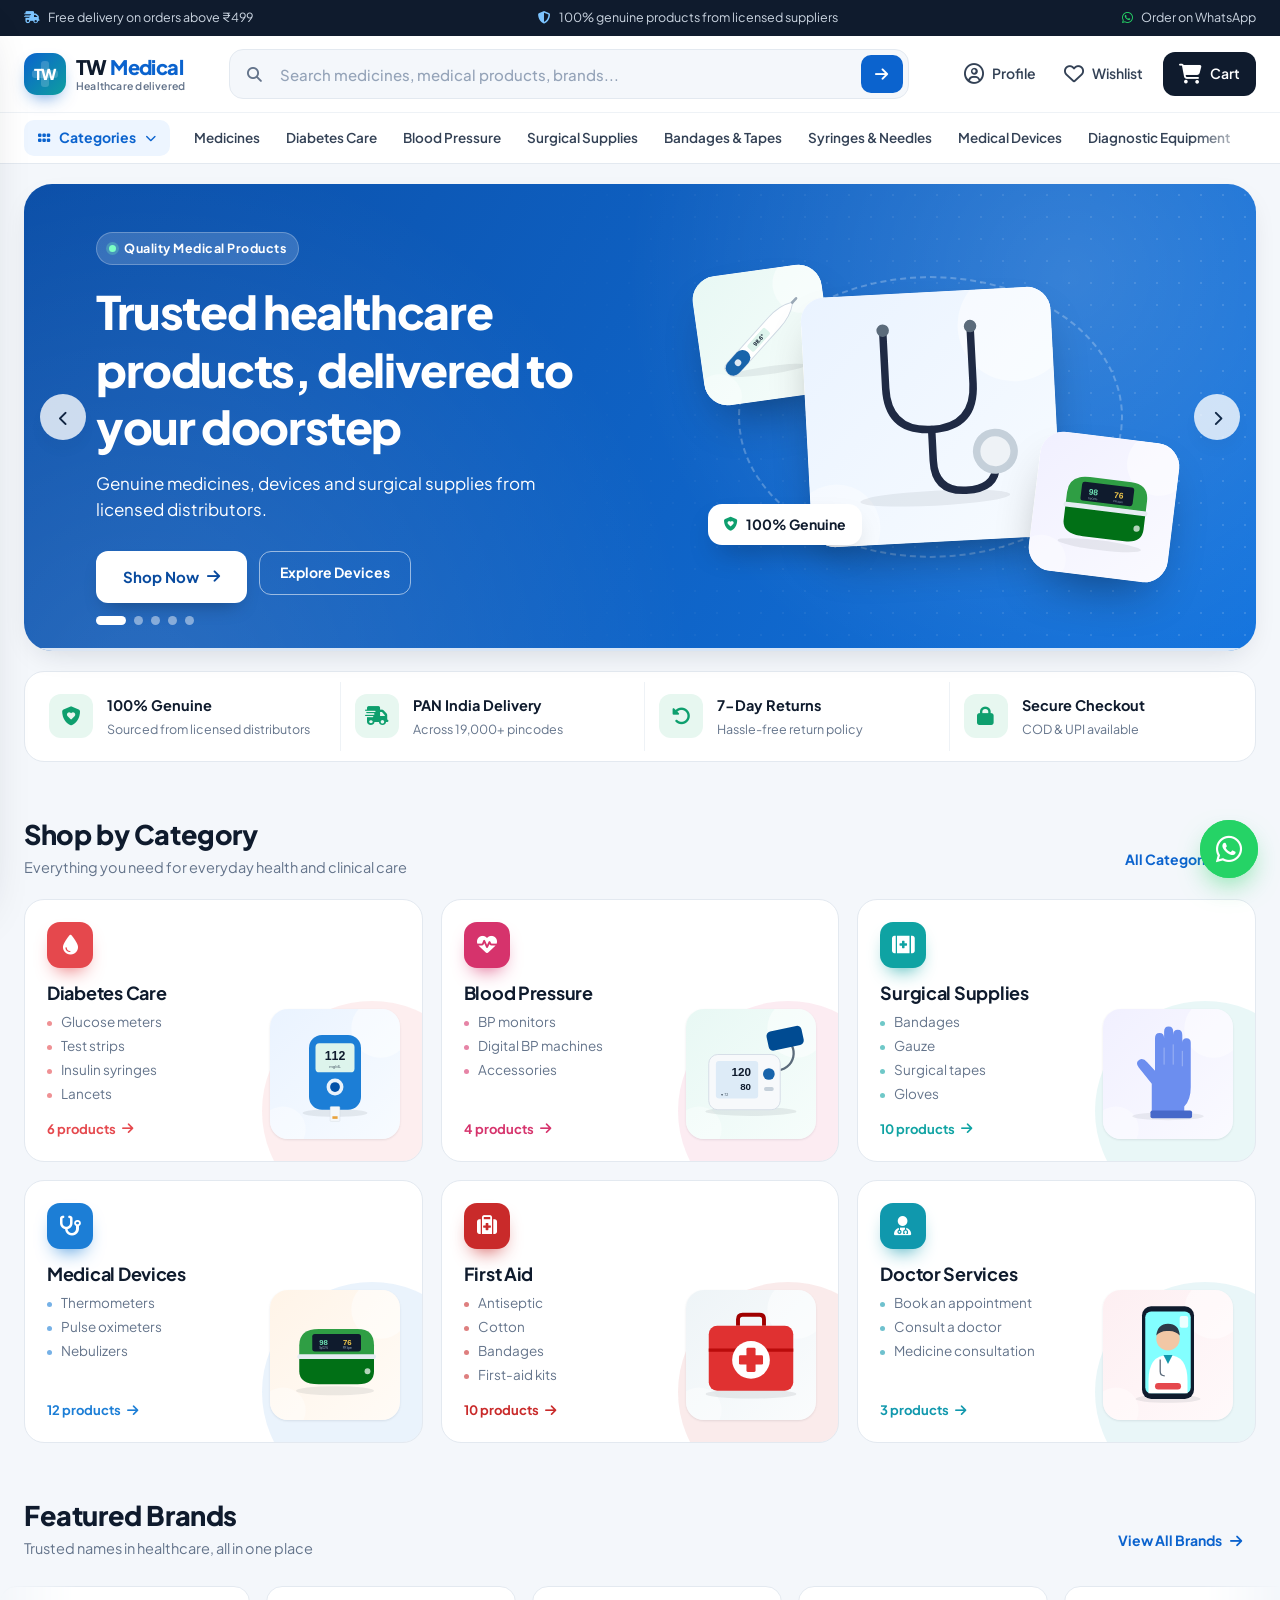
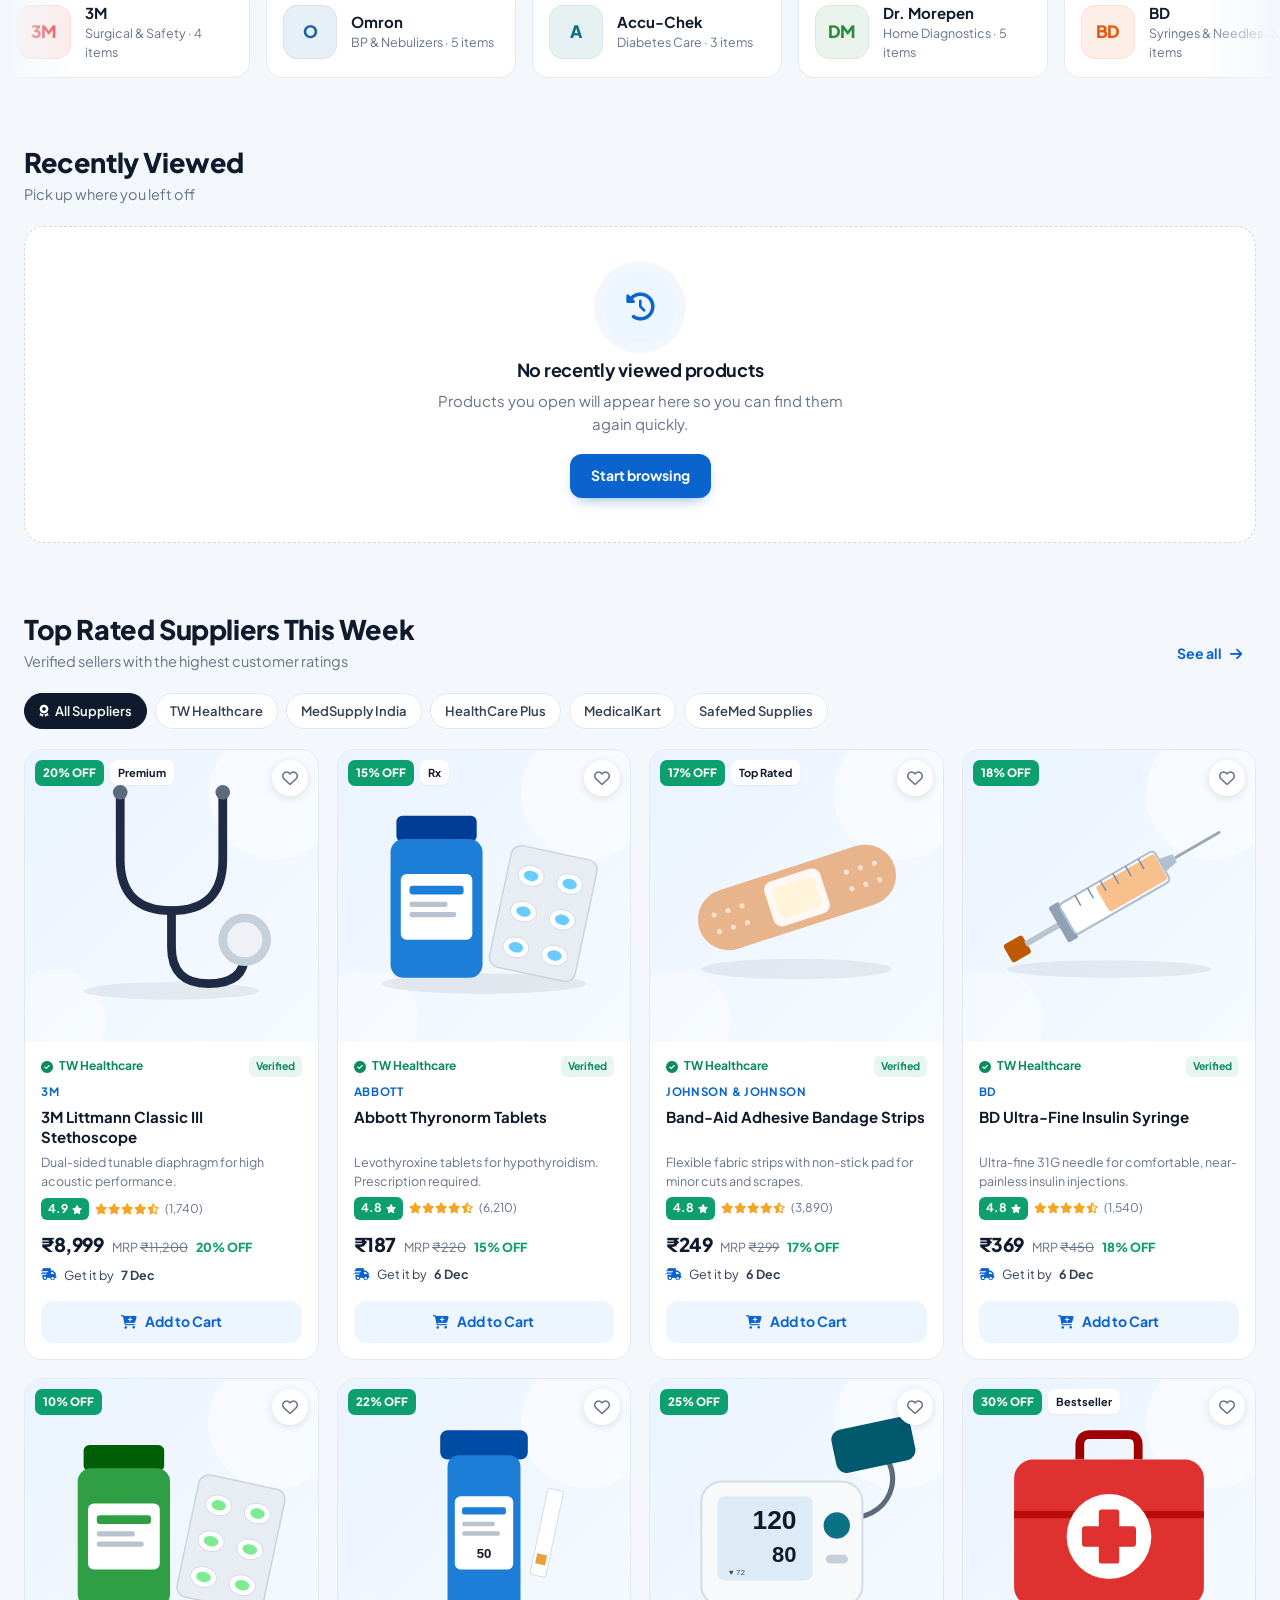
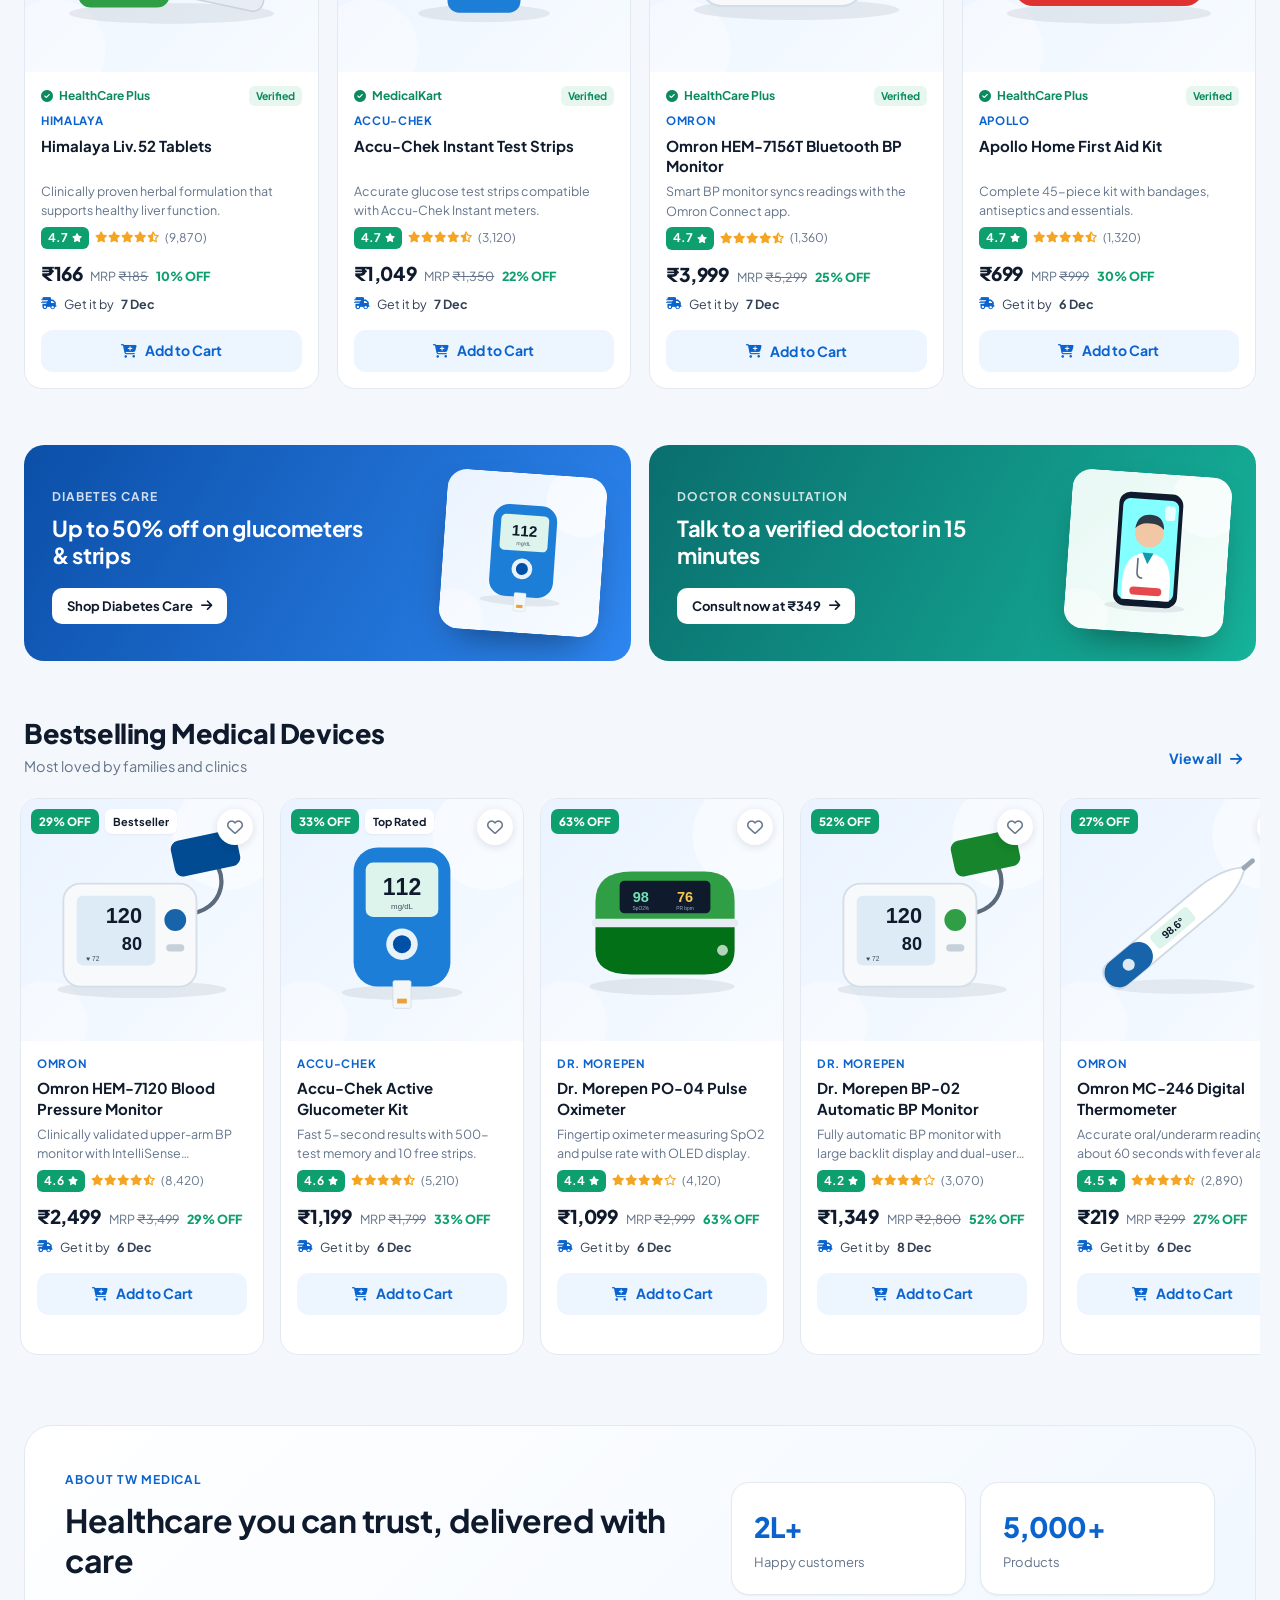
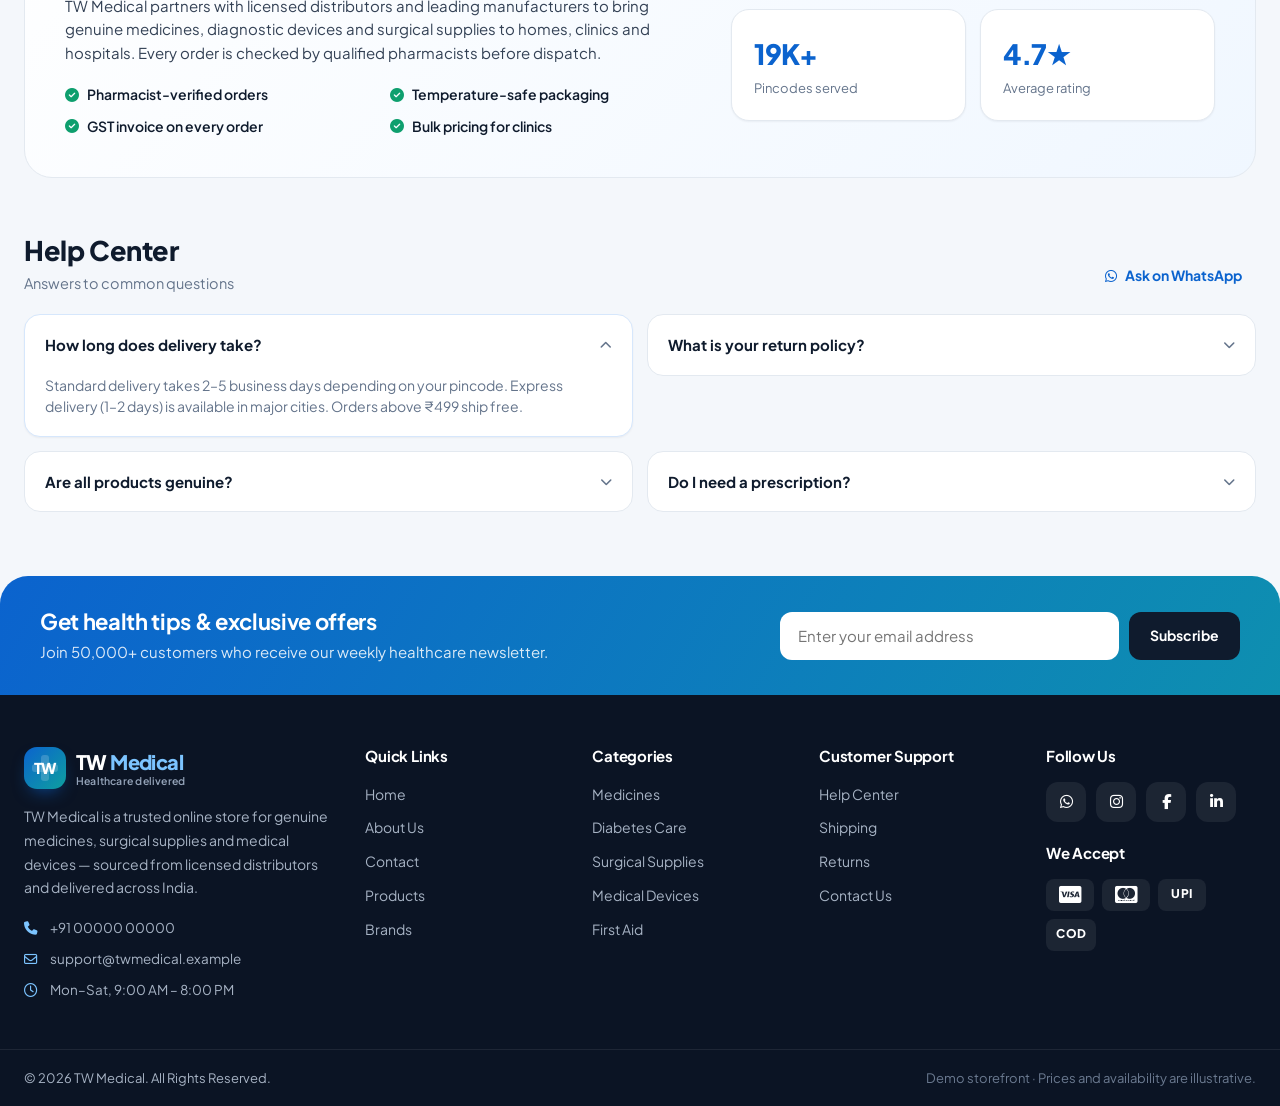
<file: tw-medical/index.html>
<!DOCTYPE html>
<html lang="en">
<head>
  <meta charset="UTF-8">
  <meta name="viewport" content="width=device-width, initial-scale=1.0">
  <title>TW Medical — Genuine Medicines, Medical Devices & Surgical Supplies</title>
  <meta name="description" content="TW Medical — shop genuine medicines, diabetes care, BP monitors, surgical supplies and first aid products online with fast delivery across India.">
  <link rel="icon" href="assets/icons/favicon.svg" type="image/svg+xml">
  <link rel="preconnect" href="https://fonts.googleapis.com">
  <link rel="preconnect" href="https://fonts.gstatic.com" crossorigin>
  <link href="https://fonts.googleapis.com/css2?family=Plus+Jakarta+Sans:wght@400;500;600;700;800&display=swap" rel="stylesheet">
  <link rel="stylesheet" href="https://cdnjs.cloudflare.com/ajax/libs/font-awesome/6.5.2/css/all.min.css">
  <link rel="stylesheet" href="css/style.css">
  <link rel="stylesheet" href="css/responsive.css">
</head>
<body data-page="home">
  <div id="site-header"></div>

  <main>
    <h1 class="sr-only">TW Medical — Online medical store</h1>

    <!-- Hero carousel -->
    <section class="container hero-wrap" aria-roledescription="carousel" aria-label="Featured offers">
      <div class="hero" id="hero">
        <div class="hero-track" id="heroTrack"></div>
        <button class="hero-arrow prev" id="heroPrev" aria-label="Previous slide"><i class="fa-solid fa-chevron-left"></i></button>
        <button class="hero-arrow next" id="heroNext" aria-label="Next slide"><i class="fa-solid fa-chevron-right"></i></button>
        <div class="hero-dots" id="heroDots" role="tablist" aria-label="Choose slide"></div>
        <div class="hero-progress"><span id="heroProgress"></span></div>
      </div>
    </section>

    <!-- Service strip -->
    <section class="container">
      <ul class="service-strip reveal">
        <li><span class="svc-ico"><i class="fa-solid fa-shield-heart"></i></span><div><b>100% Genuine</b><small>Sourced from licensed distributors</small></div></li>
        <li><span class="svc-ico"><i class="fa-solid fa-truck-fast"></i></span><div><b>PAN India Delivery</b><small>Across 19,000+ pincodes</small></div></li>
        <li><span class="svc-ico"><i class="fa-solid fa-rotate-left"></i></span><div><b>7-Day Returns</b><small>Hassle-free return policy</small></div></li>
        <li><span class="svc-ico"><i class="fa-solid fa-lock"></i></span><div><b>Secure Checkout</b><small>COD & UPI available</small></div></li>
      </ul>
    </section>

    <!-- Categories -->
    <section class="section container" id="categories">
      <div class="section-head">
        <div>
          <h2>Shop by Category</h2>
          <p>Everything you need for everyday health and clinical care</p>
        </div>
        <a class="link-more" href="products.html?view=categories">All Categories <i class="fa-solid fa-arrow-right"></i></a>
      </div>
      <div class="cat-grid" id="catGrid"></div>
    </section>

    <!-- Featured brands -->
    <section class="section brands-section">
      <div class="container section-head">
        <div>
          <h2>Featured Brands</h2>
          <p>Trusted names in healthcare, all in one place</p>
        </div>
        <a class="link-more" href="products.html?view=brands">View All Brands <i class="fa-solid fa-arrow-right"></i></a>
      </div>
      <div class="marquee" id="brandMarquee" aria-label="Featured brands">
        <div class="marquee-track" id="brandTrack"></div>
      </div>
    </section>

    <!-- Recently viewed -->
    <section class="section container" id="recent">
      <div class="section-head">
        <div>
          <h2>Recently Viewed</h2>
          <p>Pick up where you left off</p>
        </div>
        <button class="link-more" id="clearRecent" hidden><i class="fa-regular fa-trash-can"></i> Clear history</button>
      </div>
      <div class="rail" id="recentRail"></div>
    </section>

    <!-- Top rated suppliers -->
    <section class="section container" id="top-rated">
      <div class="section-head">
        <div>
          <h2>Top Rated Suppliers This Week</h2>
          <p>Verified sellers with the highest customer ratings</p>
        </div>
        <a class="link-more" href="products.html?sort=rating">See all <i class="fa-solid fa-arrow-right"></i></a>
      </div>
      <div class="chips seller-tabs" id="sellerTabs" role="tablist"></div>
      <div class="product-grid" id="topRatedGrid"></div>
    </section>

    <!-- Promo banners -->
    <section class="section container">
      <div class="promo-duo">
        <a class="promo promo-diabetes reveal" href="products.html?category=diabetes-care">
          <div>
            <span class="eyebrow">Diabetes Care</span>
            <h3>Up to 50% off on glucometers & strips</h3>
            <span class="btn btn-light btn-sm">Shop Diabetes Care <i class="fa-solid fa-arrow-right"></i></span>
          </div>
          <img id="promoImg1" alt="" width="180" height="180">
        </a>
        <a class="promo promo-doctor reveal" href="product.html?id=137">
          <div>
            <span class="eyebrow">Doctor Consultation</span>
            <h3>Talk to a verified doctor in 15 minutes</h3>
            <span class="btn btn-light btn-sm">Consult now at ₹349 <i class="fa-solid fa-arrow-right"></i></span>
          </div>
          <img id="promoImg2" alt="" width="180" height="180">
        </a>
      </div>
    </section>

    <!-- Bestsellers -->
    <section class="section container" id="bestsellers">
      <div class="section-head">
        <div>
          <h2>Bestselling Medical Devices</h2>
          <p>Most loved by families and clinics</p>
        </div>
        <a class="link-more" href="products.html?category=medical-devices">View all <i class="fa-solid fa-arrow-right"></i></a>
      </div>
      <div class="rail" id="bestRail"></div>
    </section>

    <!-- About -->
    <section class="section container" id="about">
      <div class="about reveal">
        <div class="about-copy">
          <span class="eyebrow">About TW Medical</span>
          <h2>Healthcare you can trust, delivered with care</h2>
          <p>TW Medical partners with licensed distributors and leading manufacturers to bring genuine medicines, diagnostic devices and surgical supplies to homes, clinics and hospitals. Every order is checked by qualified pharmacists before dispatch.</p>
          <ul class="check-list">
            <li><i class="fa-solid fa-circle-check"></i> Pharmacist-verified orders</li>
            <li><i class="fa-solid fa-circle-check"></i> Temperature-safe packaging</li>
            <li><i class="fa-solid fa-circle-check"></i> GST invoice on every order</li>
            <li><i class="fa-solid fa-circle-check"></i> Bulk pricing for clinics</li>
          </ul>
        </div>
        <div class="stats">
          <div><b>2L+</b><span>Happy customers</span></div>
          <div><b>5,000+</b><span>Products</span></div>
          <div><b>19K+</b><span>Pincodes served</span></div>
          <div><b>4.7★</b><span>Average rating</span></div>
        </div>
      </div>
    </section>

    <!-- Help & Support -->
    <section class="section container" id="support">
      <div class="section-head">
        <div>
          <h2>Help Center</h2>
          <p>Answers to common questions</p>
        </div>
        <a class="link-more" href="#" data-whatsapp><i class="fa-brands fa-whatsapp"></i> Ask on WhatsApp</a>
      </div>
      <div class="faq">
        <details id="faq-shipping" open>
          <summary>How long does delivery take? <i class="fa-solid fa-chevron-down"></i></summary>
          <p>Standard delivery takes 2–5 business days depending on your pincode. Express delivery (1–2 days) is available in major cities. Orders above ₹499 ship free.</p>
        </details>
        <details id="faq-returns">
          <summary>What is your return policy? <i class="fa-solid fa-chevron-down"></i></summary>
          <p>Unopened products can be returned within 7 days of delivery. Medicines and opened hygiene products are non-returnable unless damaged or incorrect.</p>
        </details>
        <details>
          <summary>Are all products genuine? <i class="fa-solid fa-chevron-down"></i></summary>
          <p>Yes. We source directly from manufacturers and licensed distributors, and every batch is checked for expiry and authenticity.</p>
        </details>
        <details>
          <summary>Do I need a prescription? <i class="fa-solid fa-chevron-down"></i></summary>
          <p>Prescription (Rx) medicines require a valid prescription, which you can share at checkout or on WhatsApp. Devices and supplies do not need one.</p>
        </details>
      </div>
    </section>
  </main>

  <div id="site-footer"></div>

  <script src="js/products.js"></script>
  <script src="js/storage.js"></script>
  <script src="js/app.js"></script>
  <script src="js/home.js"></script>
</body>
</html>
</file>
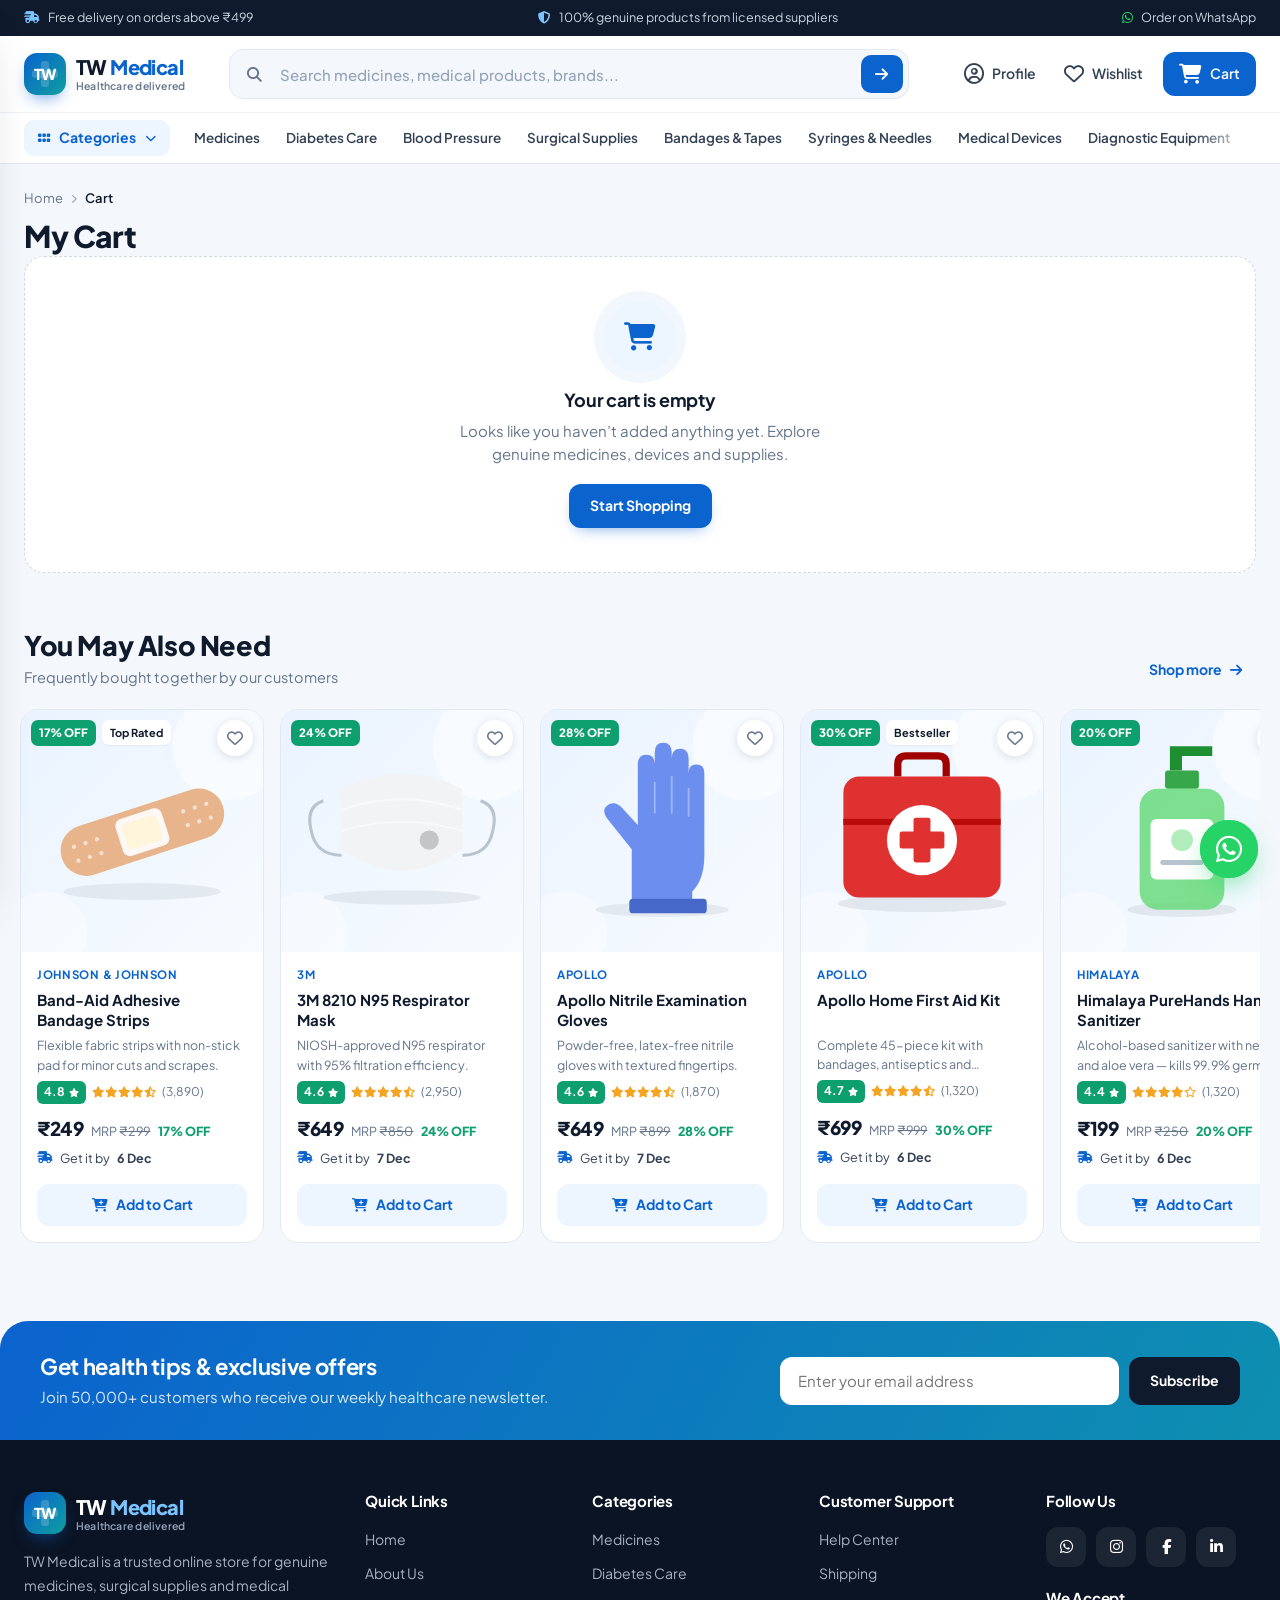
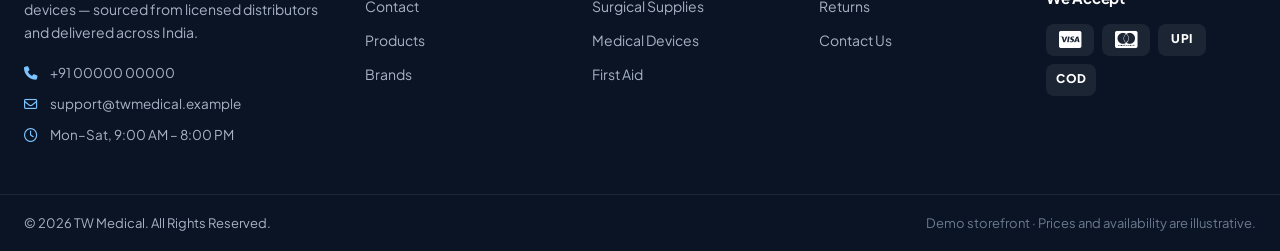
<file: tw-medical/cart.html>
<!DOCTYPE html>
<html lang="en">
<head>
  <meta charset="UTF-8">
  <meta name="viewport" content="width=device-width, initial-scale=1.0">
  <title>My Cart — TW Medical</title>
  <meta name="description" content="Review the items in your TW Medical shopping cart.">
  <link rel="icon" href="assets/icons/favicon.svg" type="image/svg+xml">
  <link rel="preconnect" href="https://fonts.googleapis.com">
  <link rel="preconnect" href="https://fonts.gstatic.com" crossorigin>
  <link href="https://fonts.googleapis.com/css2?family=Plus+Jakarta+Sans:wght@400;500;600;700;800&display=swap" rel="stylesheet">
  <link rel="stylesheet" href="https://cdnjs.cloudflare.com/ajax/libs/font-awesome/6.5.2/css/all.min.css">
  <link rel="stylesheet" href="css/style.css">
  <link rel="stylesheet" href="css/responsive.css">
</head>
<body data-page="cart" class="cart-page">
  <div id="site-header"></div>

  <main class="container">
    <div class="page-head">
      <nav class="breadcrumb" aria-label="Breadcrumb">
        <a href="index.html">Home</a><i class="fa-solid fa-chevron-right"></i><span>Cart</span>
      </nav>
      <h1 class="page-title">My Cart <span class="muted" id="cartCountTitle"></span></h1>
    </div>

    <div id="cartRoot"></div>

    <section class="section" id="recoSection">
      <div class="section-head">
        <div>
          <h2>You May Also Need</h2>
          <p>Frequently bought together by our customers</p>
        </div>
        <a class="link-more" href="products.html">Shop more <i class="fa-solid fa-arrow-right"></i></a>
      </div>
      <div class="rail" id="recoRail"></div>
    </section>
  </main>

  <div id="site-footer"></div>

  <script src="js/products.js"></script>
  <script src="js/storage.js"></script>
  <script src="js/app.js"></script>
  <script src="js/cart.js"></script>
</body>
</html>
</file>
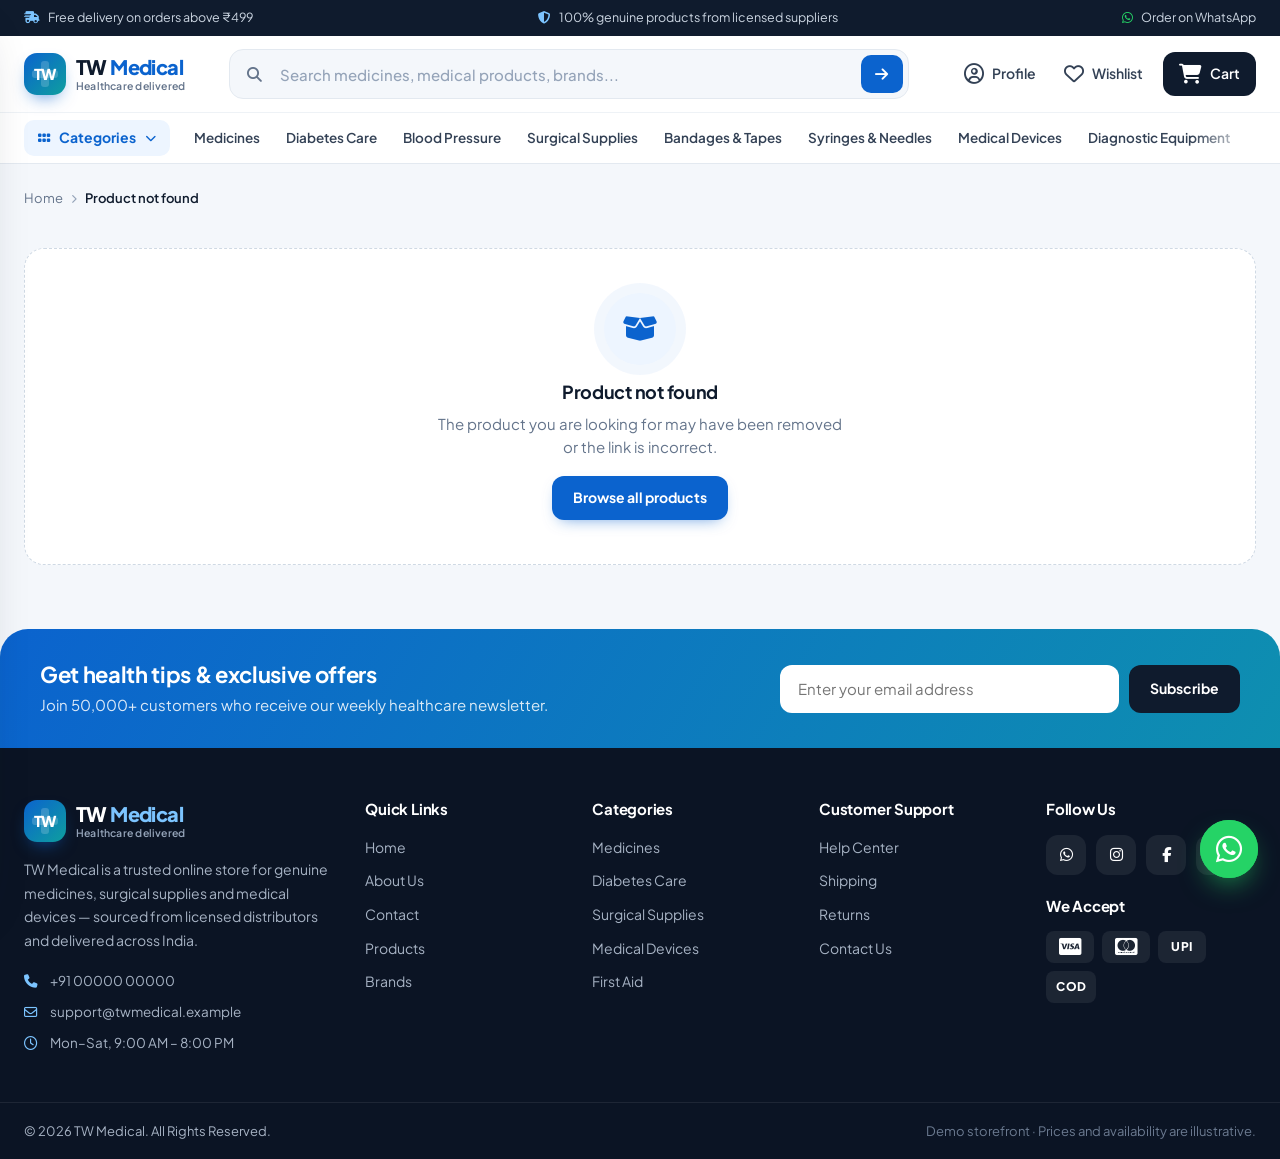
<file: tw-medical/product.html>
<!DOCTYPE html>
<html lang="en">
<head>
  <meta charset="UTF-8">
  <meta name="viewport" content="width=device-width, initial-scale=1.0">
  <title>Product Details — TW Medical</title>
  <meta name="description" content="Product details, pricing, delivery and specifications at TW Medical.">
  <link rel="icon" href="assets/icons/favicon.svg" type="image/svg+xml">
  <link rel="preconnect" href="https://fonts.googleapis.com">
  <link rel="preconnect" href="https://fonts.gstatic.com" crossorigin>
  <link href="https://fonts.googleapis.com/css2?family=Plus+Jakarta+Sans:wght@400;500;600;700;800&display=swap" rel="stylesheet">
  <link rel="stylesheet" href="https://cdnjs.cloudflare.com/ajax/libs/font-awesome/6.5.2/css/all.min.css">
  <link rel="stylesheet" href="css/style.css">
  <link rel="stylesheet" href="css/responsive.css">
</head>
<body data-page="product">
  <div id="site-header"></div>

  <main class="container" id="productRoot">
    <div class="page-head">
      <nav class="breadcrumb" id="breadcrumb" aria-label="Breadcrumb"></nav>
    </div>
    <div id="productView"></div>

    <section class="section" id="similarSection" hidden>
      <div class="section-head">
        <div>
          <h2>Similar Products</h2>
          <p>Customers also viewed these items</p>
        </div>
        <a class="link-more" id="similarLink" href="products.html">View all <i class="fa-solid fa-arrow-right"></i></a>
      </div>
      <div class="rail" id="similarRail"></div>
    </section>
  </main>

  <div id="site-footer"></div>

  <script src="js/products.js"></script>
  <script src="js/storage.js"></script>
  <script src="js/app.js"></script>
  <script src="js/product.js"></script>
</body>
</html>
</file>
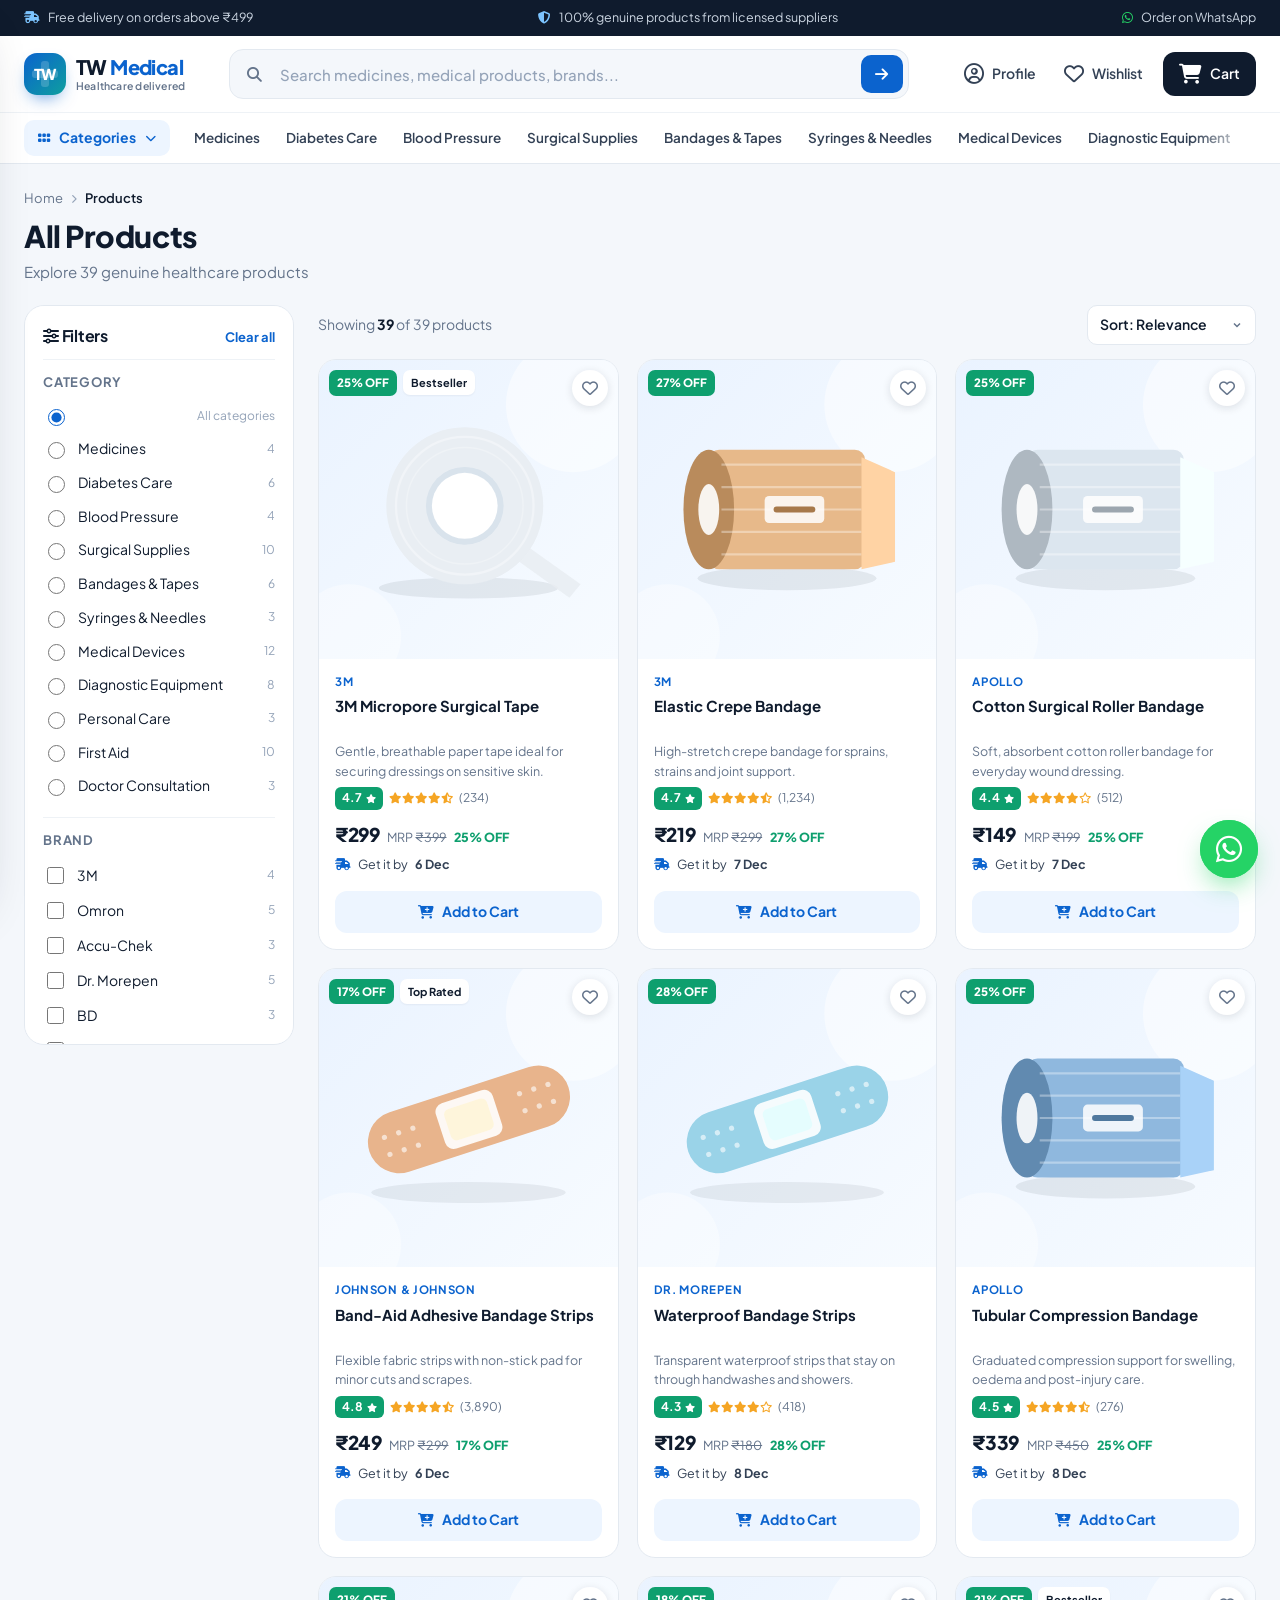
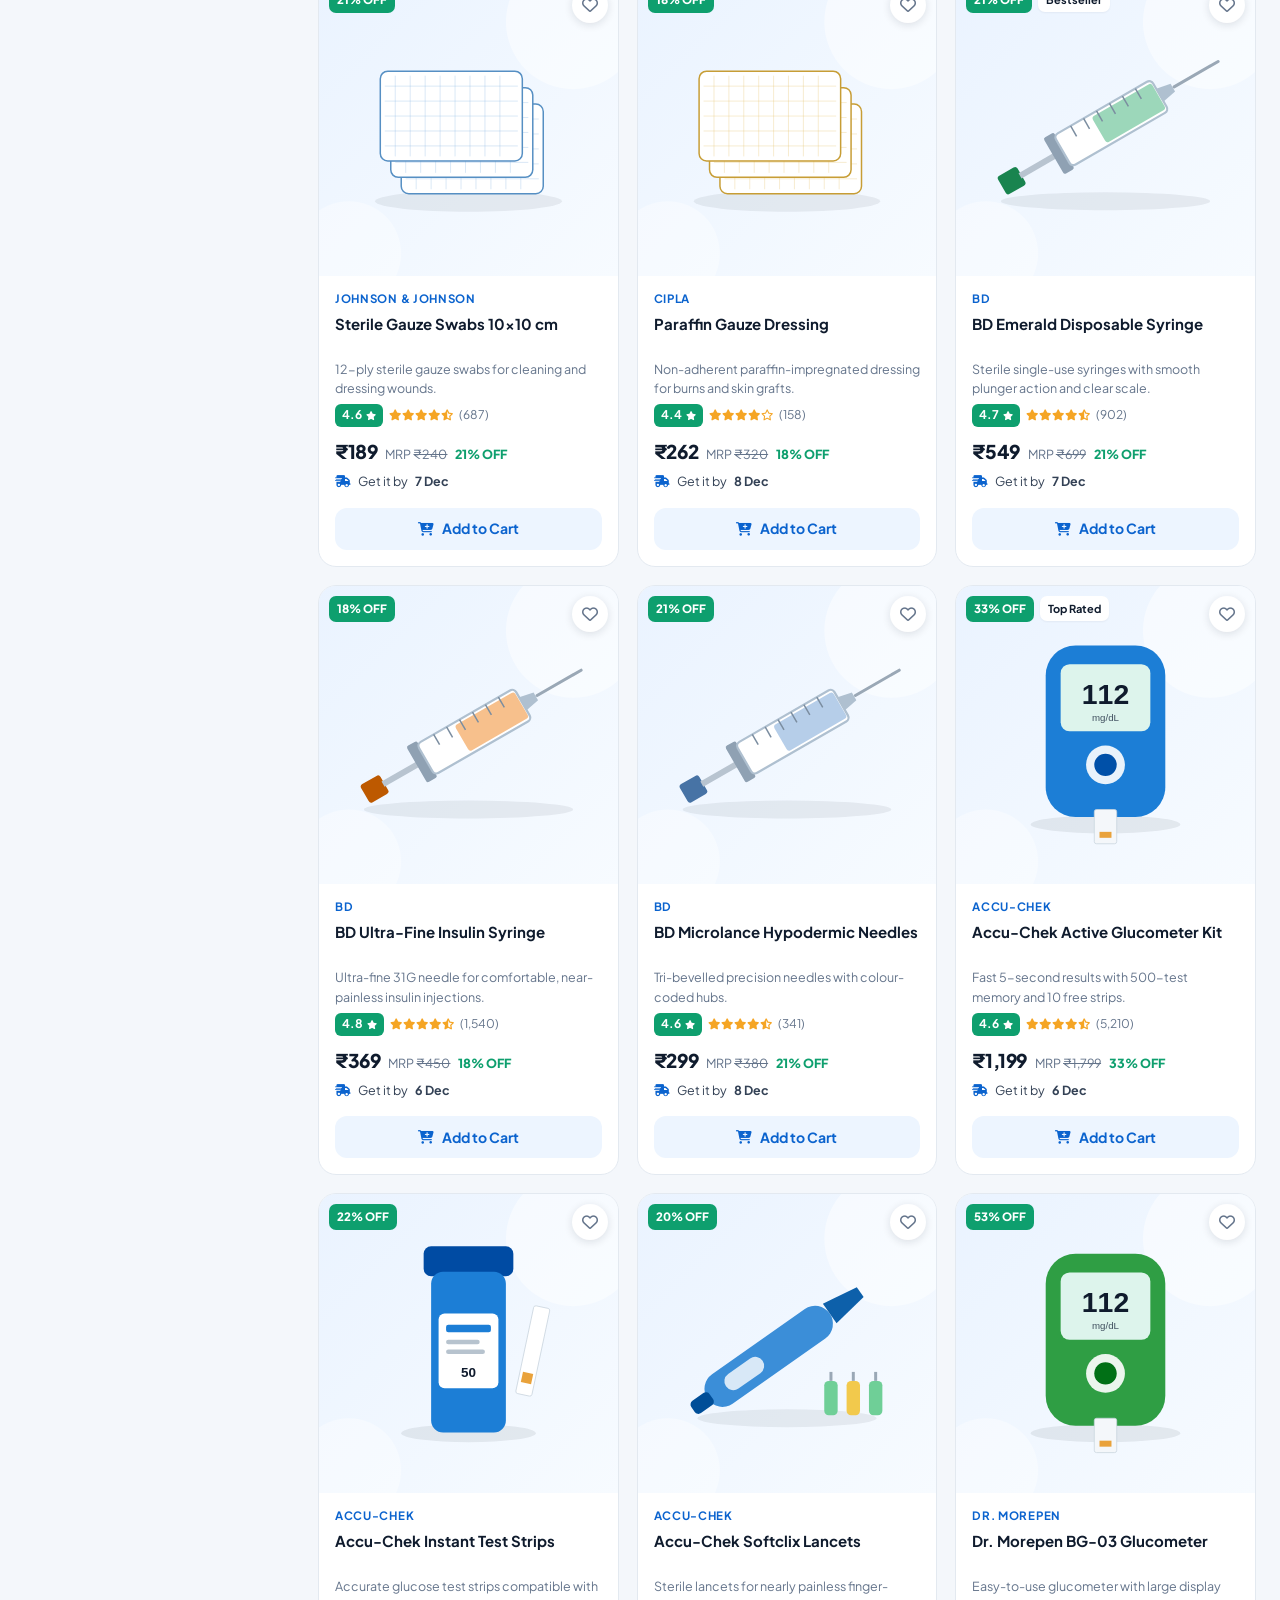
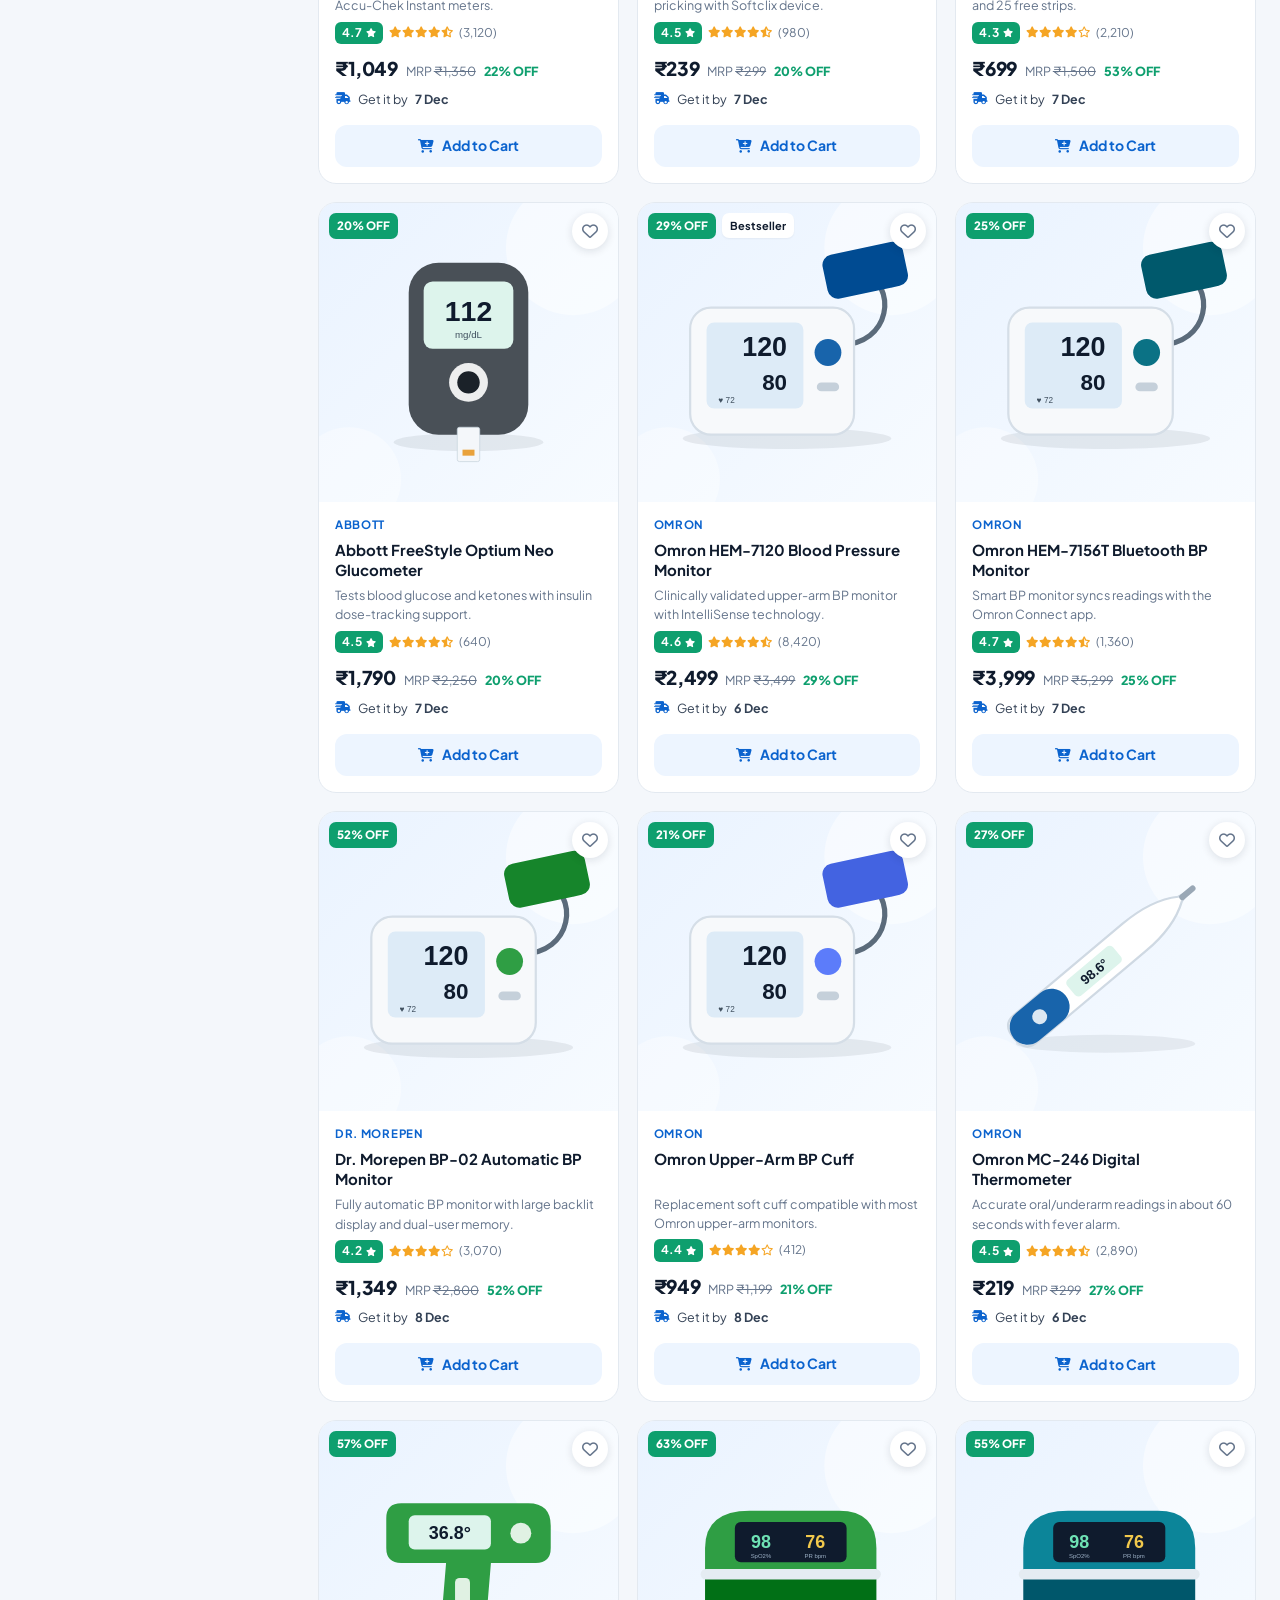
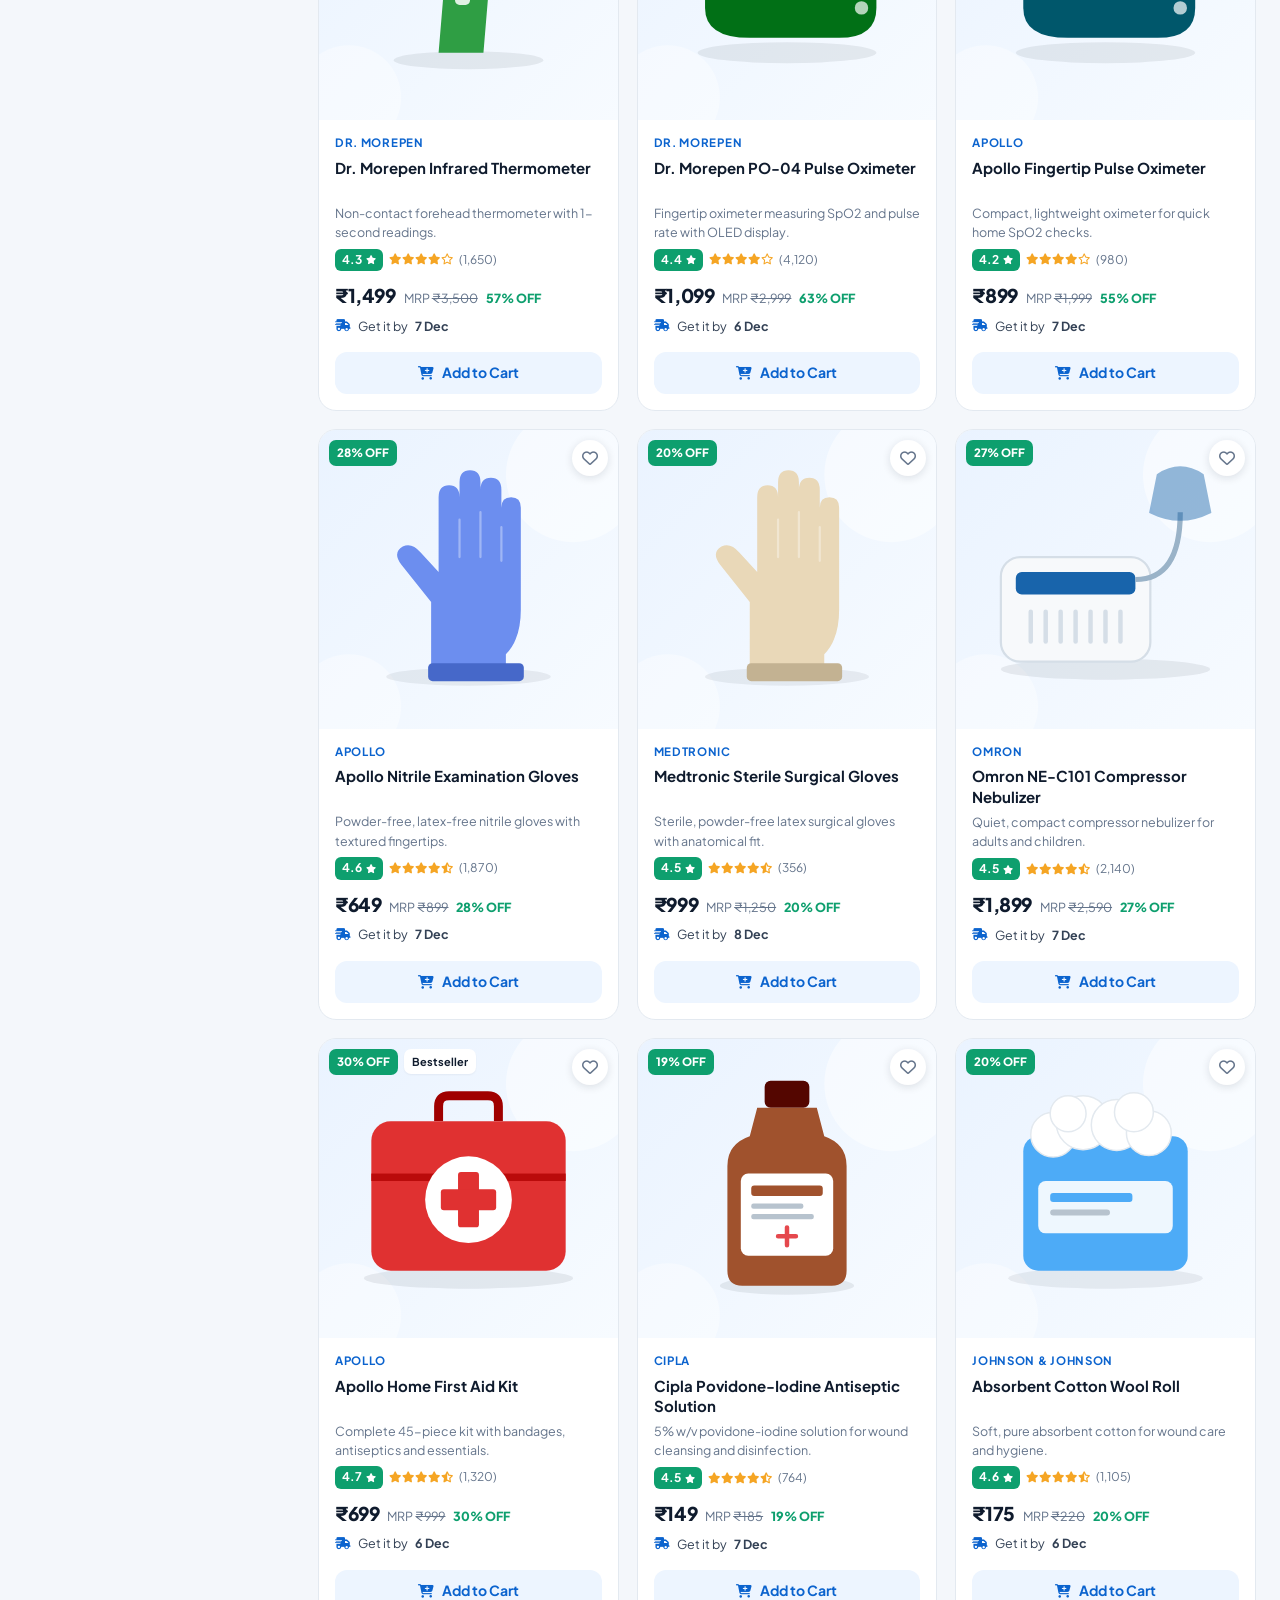
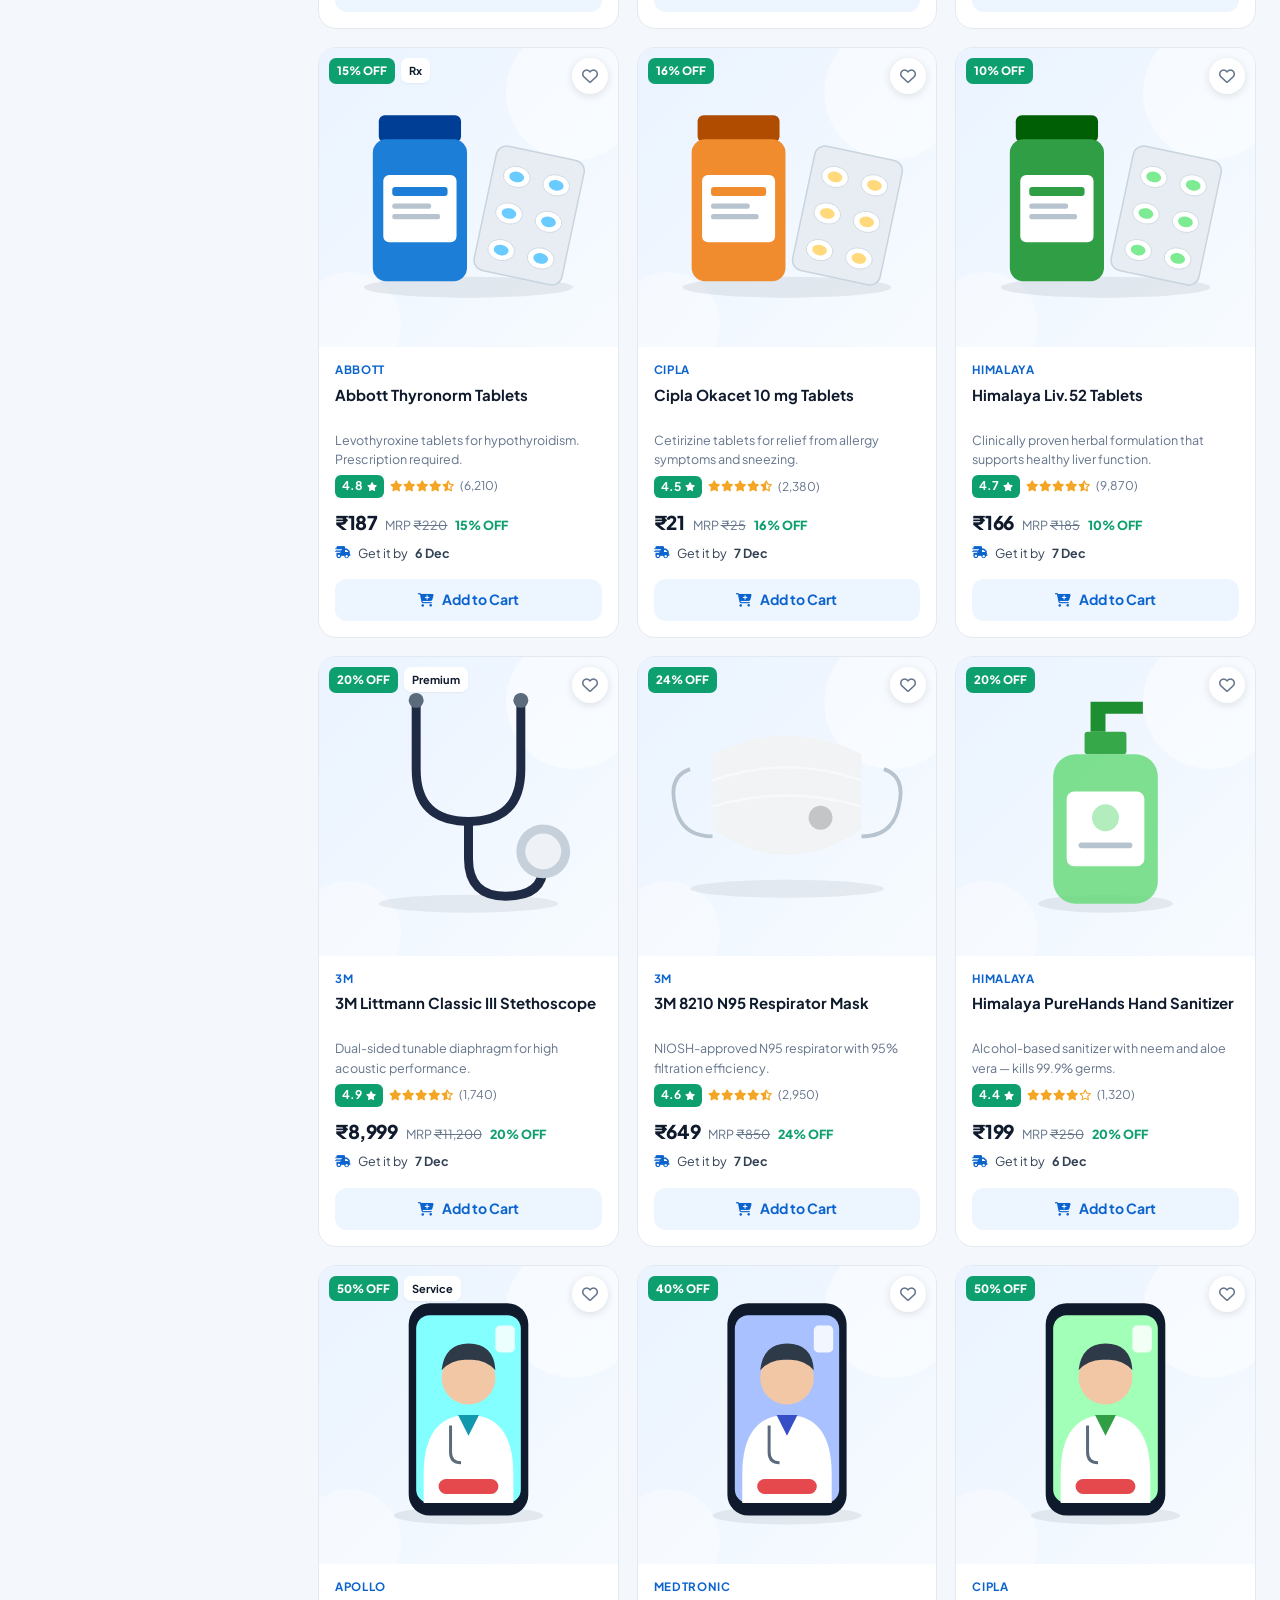
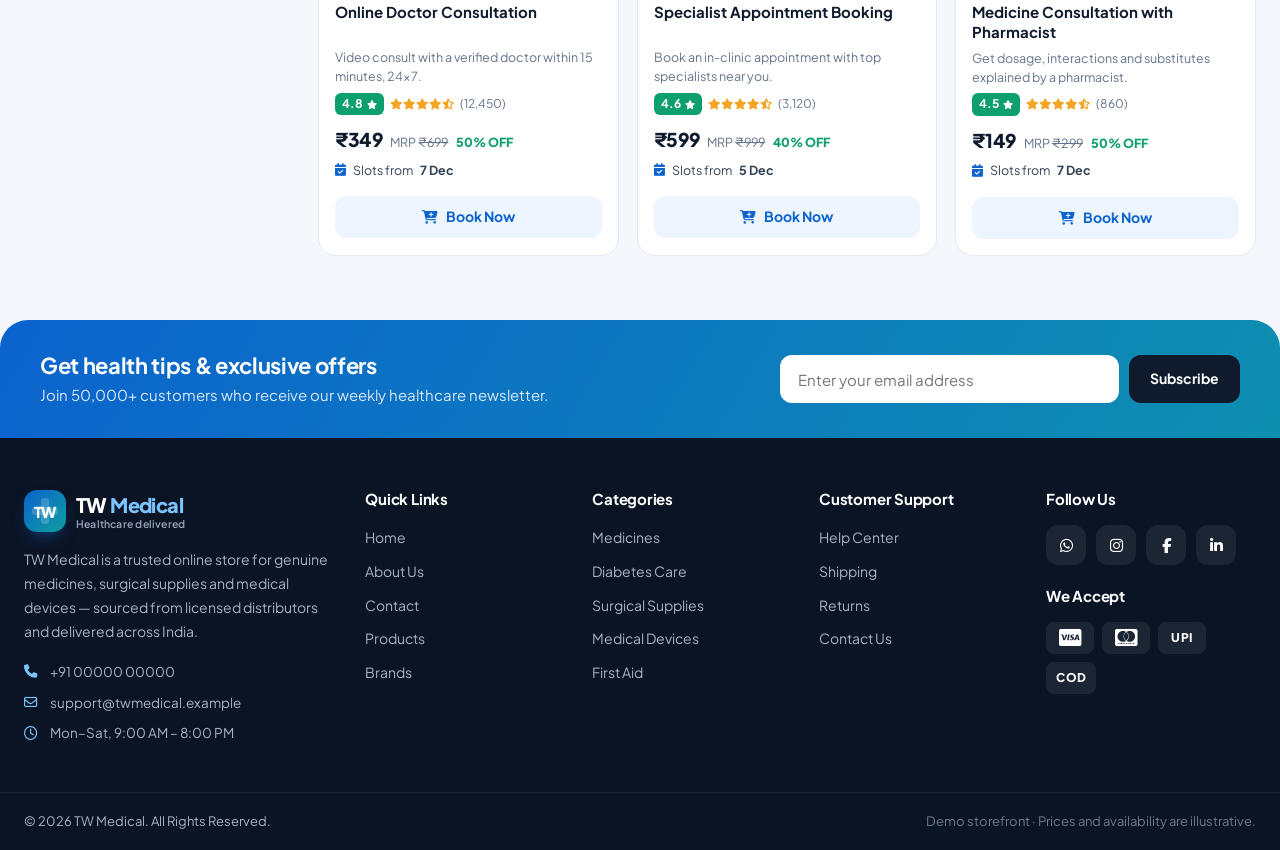
<file: tw-medical/products.html>
<!DOCTYPE html>
<html lang="en">
<head>
  <meta charset="UTF-8">
  <meta name="viewport" content="width=device-width, initial-scale=1.0">
  <title>All Products — TW Medical</title>
  <meta name="description" content="Browse medicines, medical devices, diabetes care and surgical supplies at TW Medical.">
  <link rel="icon" href="assets/icons/favicon.svg" type="image/svg+xml">
  <link rel="preconnect" href="https://fonts.googleapis.com">
  <link rel="preconnect" href="https://fonts.gstatic.com" crossorigin>
  <link href="https://fonts.googleapis.com/css2?family=Plus+Jakarta+Sans:wght@400;500;600;700;800&display=swap" rel="stylesheet">
  <link rel="stylesheet" href="https://cdnjs.cloudflare.com/ajax/libs/font-awesome/6.5.2/css/all.min.css">
  <link rel="stylesheet" href="css/style.css">
  <link rel="stylesheet" href="css/responsive.css">
</head>
<body data-page="products">
  <div id="site-header"></div>

  <main class="container">
    <div class="page-head">
      <nav class="breadcrumb" id="breadcrumb" aria-label="Breadcrumb"></nav>
      <h1 class="page-title" id="pageTitle">All Products</h1>
      <p class="page-sub" id="pageSub"></p>
    </div>

    <div class="listing-extra" id="listingExtra" hidden></div>

    <div class="listing">
      <div class="drawer-backdrop" id="filterBackdrop" hidden></div>
      <aside class="filters" id="filters" aria-label="Filters">
        <div class="filters-head">
          <h3><i class="fa-solid fa-sliders"></i> Filters</h3>
          <div>
            <button id="clearFilters">Clear all</button>
            <button class="icon-btn close-filters" id="closeFilters" aria-label="Close filters"><i class="fa-solid fa-xmark"></i></button>
          </div>
        </div>
        <div id="filterGroups"></div>
        <div class="filters-apply"><button class="btn btn-primary btn-block" id="applyFilters">Show results</button></div>
      </aside>

      <section aria-labelledby="pageTitle">
        <div class="toolbar">
          <p class="count" id="resultCount"></p>
          <div class="toolbar-right">
            <button class="btn btn-outline btn-sm filter-btn" id="openFilters"><i class="fa-solid fa-sliders"></i> Filters</button>
            <label class="sr-only" for="sortSelect">Sort by</label>
            <select class="select" id="sortSelect">
              <option value="relevance">Sort: Relevance</option>
              <option value="price-asc">Price: Low to High</option>
              <option value="price-desc">Price: High to Low</option>
              <option value="rating">Customer Rating</option>
              <option value="discount">Biggest Discount</option>
              <option value="popular">Most Reviewed</option>
            </select>
          </div>
        </div>
        <div class="active-filters" id="activeFilters"></div>
        <div class="product-grid" id="productGrid"></div>
      </section>
    </div>
  </main>

  <div id="site-footer"></div>

  <script src="js/products.js"></script>
  <script src="js/storage.js"></script>
  <script src="js/app.js"></script>
  <script src="js/listing.js"></script>
</body>
</html>
</file>
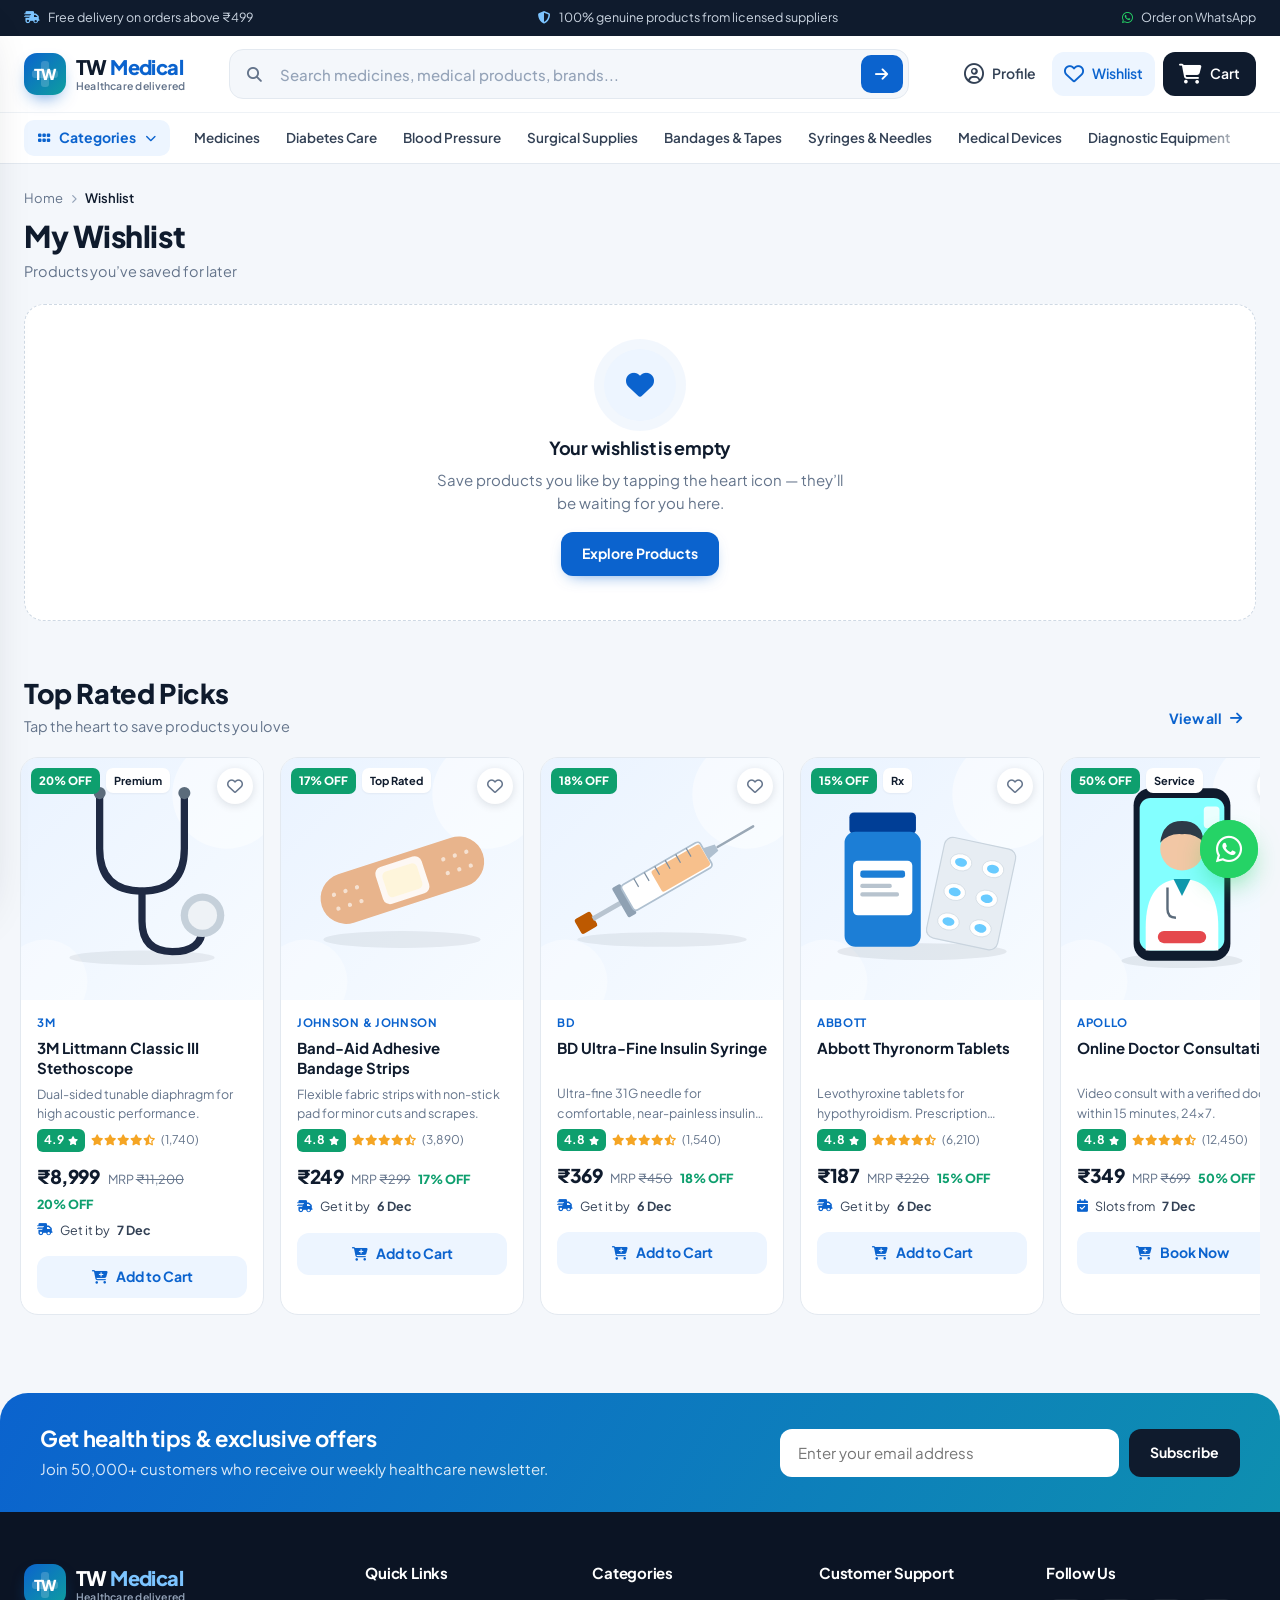
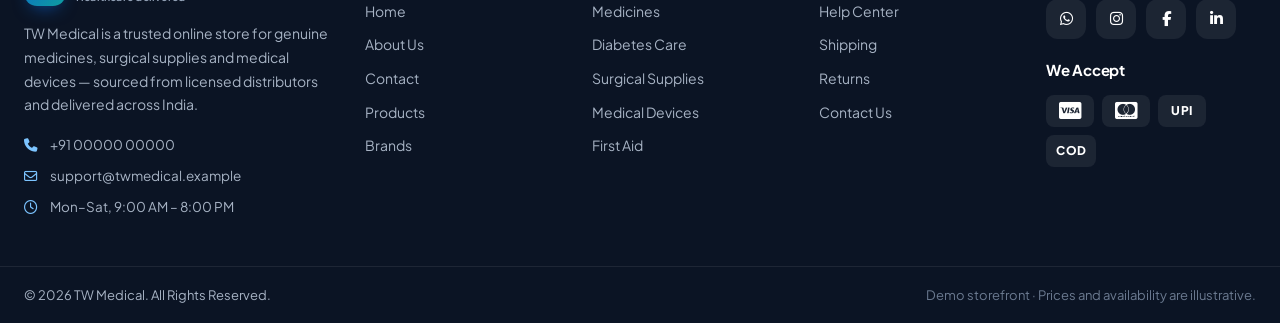
<file: tw-medical/wishlist.html>
<!DOCTYPE html>
<html lang="en">
<head>
  <meta charset="UTF-8">
  <meta name="viewport" content="width=device-width, initial-scale=1.0">
  <title>My Wishlist — TW Medical</title>
  <meta name="description" content="Products you saved for later at TW Medical.">
  <link rel="icon" href="assets/icons/favicon.svg" type="image/svg+xml">
  <link rel="preconnect" href="https://fonts.googleapis.com">
  <link rel="preconnect" href="https://fonts.gstatic.com" crossorigin>
  <link href="https://fonts.googleapis.com/css2?family=Plus+Jakarta+Sans:wght@400;500;600;700;800&display=swap" rel="stylesheet">
  <link rel="stylesheet" href="https://cdnjs.cloudflare.com/ajax/libs/font-awesome/6.5.2/css/all.min.css">
  <link rel="stylesheet" href="css/style.css">
  <link rel="stylesheet" href="css/responsive.css">
</head>
<body data-page="wishlist">
  <div id="site-header"></div>

  <main class="container">
    <div class="page-head">
      <nav class="breadcrumb" aria-label="Breadcrumb">
        <a href="index.html">Home</a><i class="fa-solid fa-chevron-right"></i><span>Wishlist</span>
      </nav>
      <div class="section-head" style="margin-bottom:0">
        <div>
          <h1 class="page-title">My Wishlist <span class="muted" id="wishCountTitle"></span></h1>
          <p class="page-sub">Products you’ve saved for later</p>
        </div>
        <button class="btn btn-primary btn-sm" id="moveAll" hidden><i class="fa-solid fa-cart-plus"></i> Move all to cart</button>
      </div>
    </div>

    <div class="product-grid" id="wishGrid" style="margin-top:22px"></div>

    <section class="section" id="wishReco">
      <div class="section-head">
        <div>
          <h2>Top Rated Picks</h2>
          <p>Tap the heart to save products you love</p>
        </div>
        <a class="link-more" href="products.html?sort=rating">View all <i class="fa-solid fa-arrow-right"></i></a>
      </div>
      <div class="rail" id="wishRecoRail"></div>
    </section>
  </main>

  <div id="site-footer"></div>

  <script src="js/products.js"></script>
  <script src="js/storage.js"></script>
  <script src="js/app.js"></script>
  <script src="js/wishlist.js"></script>
</body>
</html>
</file>
<file: tw-medical/css/style.css>
/* =========================================================
   TW Medical — Design system & components
   ========================================================= */

:root {
  --primary: #0B63CE;
  --primary-700: #084A9E;
  --primary-600: #0A56B3;
  --primary-100: #D6E7FC;
  --primary-50: #EDF5FF;
  --accent: #0E9F6E;
  --accent-600: #0B8A5F;
  --accent-50: #E7F7F0;
  --danger: #E5484D;
  --danger-50: #FDECEC;
  --warning: #E8890C;
  --warning-50: #FFF4E5;
  --whatsapp: #25D366;

  --ink: #0F1B2D;
  --ink-2: #334155;
  --muted: #64748B;
  --muted-2: #94A3B8;
  --line: #E3E9F0;
  --line-2: #EEF2F6;
  --bg: #F4F7FB;
  --surface: #FFFFFF;

  --radius-sm: 10px;
  --radius: 14px;
  --radius-lg: 20px;
  --radius-xl: 28px;
  --shadow-xs: 0 1px 2px rgba(15, 27, 45, .05);
  --shadow-sm: 0 1px 3px rgba(15, 27, 45, .06), 0 1px 2px rgba(15, 27, 45, .04);
  --shadow: 0 10px 30px -12px rgba(15, 27, 45, .18);
  --shadow-lg: 0 24px 48px -20px rgba(15, 27, 45, .30);
  --ring: 0 0 0 3px rgba(11, 99, 206, .22);

  --font: 'Plus Jakarta Sans', system-ui, -apple-system, 'Segoe UI', Roboto, Arial, sans-serif;
  --ease: cubic-bezier(.2, .7, .2, 1);
  --header-h: 128px;
}

/* ---------- Base ---------- */
*, *::before, *::after { box-sizing: border-box; }
html { scroll-behavior: smooth; -webkit-text-size-adjust: 100%; scroll-padding-top: 150px; }
body {
  margin: 0;
  font-family: var(--font);
  font-size: 15px;
  line-height: 1.55;
  color: var(--ink);
  background: var(--bg);
  -webkit-font-smoothing: antialiased;
  overflow-x: hidden;
}
body.no-scroll { overflow: hidden; }
img { max-width: 100%; display: block; }
a { color: inherit; text-decoration: none; }
button, input, select, textarea { font: inherit; color: inherit; }
button { cursor: pointer; background: none; border: 0; padding: 0; }
h1, h2, h3, h4 { margin: 0; line-height: 1.25; letter-spacing: -0.015em; }
p { margin: 0; }
ul { margin: 0; padding: 0; list-style: none; }
[hidden] { display: none !important; }
:focus-visible { outline: 2px solid var(--primary); outline-offset: 2px; border-radius: 6px; }
::selection { background: var(--primary-100); }

.container { width: 100%; max-width: 1320px; margin-inline: auto; padding-inline: 24px; }
.sr-only { position: absolute; width: 1px; height: 1px; padding: 0; margin: -1px; overflow: hidden; clip: rect(0, 0, 0, 0); white-space: nowrap; border: 0; }
.muted { color: var(--muted); }
.mt { margin-top: 22px; }

/* ---------- Buttons ---------- */
.btn {
  display: inline-flex; align-items: center; justify-content: center; gap: 8px;
  height: 44px; padding: 0 20px;
  border-radius: 12px; border: 1px solid transparent;
  font-weight: 700; font-size: 14px; white-space: nowrap;
  transition: background-color .2s, color .2s, border-color .2s, box-shadow .2s, transform .15s;
  user-select: none;
}
.btn:active { transform: translateY(1px) scale(.99); }
.btn-sm { height: 36px; padding: 0 14px; font-size: 13px; border-radius: 10px; }
.btn-lg { height: 52px; padding: 0 26px; font-size: 15px; }
.btn-block { width: 100%; }
.btn-primary { background: var(--primary); color: #fff; box-shadow: 0 6px 16px -8px rgba(11, 99, 206, .7); }
.btn-primary:hover { background: var(--primary-600); }
.btn-accent { background: var(--accent); color: #fff; box-shadow: 0 6px 16px -8px rgba(14, 159, 110, .7); }
.btn-accent:hover { background: var(--accent-600); }
.btn-outline { border-color: var(--primary); color: var(--primary); background: #fff; }
.btn-outline:hover { background: var(--primary-50); }
.btn-ghost { background: var(--line-2); color: var(--ink-2); }
.btn-ghost:hover { background: var(--danger-50); color: var(--danger); }
.btn-light { background: #fff; color: var(--ink); }
.btn-white { background: #fff; color: var(--primary-700); box-shadow: 0 10px 20px -10px rgba(0, 0, 0, .35); }
.btn-white:hover { background: #F1F6FF; }
.btn-outline-white { border-color: rgba(255, 255, 255, .55); color: #fff; }
.btn-outline-white:hover { background: rgba(255, 255, 255, .12); border-color: #fff; }
.btn-whatsapp { background: var(--whatsapp); color: #fff; }
.btn-whatsapp:hover { background: #1EBE5A; }
.btn:disabled { opacity: .5; cursor: not-allowed; }

.icon-btn {
  width: 40px; height: 40px; border-radius: 12px;
  display: inline-grid; place-items: center;
  color: var(--ink-2); font-size: 18px;
  transition: background-color .2s;
}
.icon-btn:hover { background: var(--line-2); }

.link-more {
  display: inline-flex; align-items: center; gap: 8px;
  font-weight: 700; font-size: 14px; color: var(--primary);
  padding: 8px 14px; border-radius: 10px; white-space: nowrap;
  transition: background-color .2s, gap .2s;
}
.link-more:hover { background: var(--primary-50); gap: 11px; }

.chips { display: flex; flex-wrap: wrap; gap: 8px; }
.chip {
  display: inline-flex; align-items: center; gap: 7px;
  height: 36px; padding: 0 14px;
  border-radius: 999px; border: 1px solid var(--line);
  background: #fff; color: var(--ink-2);
  font-size: 13px; font-weight: 600; white-space: nowrap;
  transition: all .2s;
}
.chip i { font-size: 12px; color: var(--muted); }
.chip:hover { border-color: var(--primary); color: var(--primary); }
.chip.is-active { background: var(--ink); border-color: var(--ink); color: #fff; }
.chip.is-active i { color: #fff; }

.eyebrow {
  display: inline-block; font-size: 12px; font-weight: 700; letter-spacing: .08em; text-transform: uppercase;
  color: var(--primary);
}

/* ---------- Logo ---------- */
.logo { display: inline-flex; align-items: center; gap: 10px; flex-shrink: 0; }
.logo-mark {
  position: relative; width: 42px; height: 42px; border-radius: 13px;
  background: linear-gradient(135deg, var(--primary) 0%, #0E9F9F 100%);
  display: grid; place-items: center;
  box-shadow: 0 8px 18px -8px rgba(11, 99, 206, .8);
}
.logo-mark::before, .logo-mark::after {
  content: ''; position: absolute; background: rgba(255, 255, 255, .18); border-radius: 3px;
}
.logo-mark::before { width: 26px; height: 8px; }
.logo-mark::after { width: 8px; height: 26px; }
.logo-mark span { position: relative; z-index: 1; color: #fff; font-weight: 800; font-size: 15px; letter-spacing: -.02em; }
.logo-text { display: flex; flex-direction: column; font-size: 20px; font-weight: 800; line-height: 1.05; letter-spacing: -.03em; color: var(--ink); }
.logo-text b { color: var(--primary); font-weight: 800; }
.logo-text small { font-size: 10.5px; font-weight: 600; color: var(--muted); letter-spacing: .02em; margin-top: 3px; }
.logo-light .logo-text { color: #fff; }
.logo-light .logo-text b { color: #7CC4FF; }
.logo-light .logo-text small { color: #94A3B8; }

/* ---------- Topbar & header ---------- */
.topbar { background: var(--ink); color: #CBD5E1; font-size: 12.5px; }
.topbar-inner { display: flex; align-items: center; justify-content: space-between; gap: 16px; height: 36px; }
.topbar i { color: #7CC4FF; margin-right: 6px; }
.topbar a:hover { color: #fff; }
.topbar .fa-whatsapp { color: var(--whatsapp); }

.site-header {
  position: sticky; top: 0; z-index: 50;
  background: rgba(255, 255, 255, .96);
  backdrop-filter: saturate(180%) blur(12px);
  -webkit-backdrop-filter: saturate(180%) blur(12px);
  border-bottom: 1px solid var(--line);
  transition: box-shadow .25s;
}
.site-header.is-scrolled { box-shadow: 0 6px 24px -14px rgba(15, 27, 45, .25); }
.header-main { display: flex; align-items: center; gap: 28px; height: 76px; }
.menu-btn { display: none; }

/* Search */
.search { position: relative; flex: 1; max-width: 680px; margin-inline: auto; }
.search input {
  width: 100%; height: 50px;
  padding: 0 96px 0 50px;
  border-radius: 14px; border: 1.5px solid var(--line);
  background: var(--bg);
  font-size: 15px; font-weight: 500;
  transition: border-color .2s, background-color .2s, box-shadow .2s;
}
.search input::placeholder { color: var(--muted-2); font-weight: 500; }
.search input::-webkit-search-cancel-button { display: none; }
.search input:hover { border-color: #CBD5E1; }
.search input:focus { outline: none; background: #fff; border-color: var(--primary); box-shadow: var(--ring); }
.search-ico { position: absolute; left: 18px; top: 50%; transform: translateY(-50%); color: var(--muted); pointer-events: none; }
.search-clear { position: absolute; right: 56px; top: 50%; transform: translateY(-50%); width: 30px; height: 30px; border-radius: 50%; color: var(--muted); }
.search-clear:hover { background: var(--line); }
.search-go {
  position: absolute; right: 6px; top: 6px; width: 42px; height: 38px;
  border-radius: 10px; background: var(--primary); color: #fff;
  transition: background-color .2s;
}
.search-go:hover { background: var(--primary-600); }

.search-panel {
  position: absolute; top: calc(100% + 8px); left: 0; right: 0;
  max-height: min(70vh, 540px); overflow-y: auto;
  background: #fff; border: 1px solid var(--line); border-radius: 16px;
  box-shadow: var(--shadow-lg);
  padding: 8px; z-index: 60;
  animation: dropIn .18s var(--ease);
}
.sp-section { padding: 8px; }
.sp-section + .sp-section { border-top: 1px solid var(--line-2); }
.sp-label { font-size: 11.5px; font-weight: 700; color: var(--muted); text-transform: uppercase; letter-spacing: .06em; margin: 2px 4px 10px; }
.sp-cats { display: flex; gap: 8px; flex-wrap: wrap; }
.chip-cat { background: var(--primary-50); border-color: transparent; color: var(--primary); }
.chip-cat i { color: var(--primary); }
.sp-item {
  display: flex; align-items: center; gap: 12px;
  padding: 8px; border-radius: 12px;
  transition: background-color .15s;
}
.sp-item:hover, .sp-item.is-active { background: var(--primary-50); }
.sp-item img { width: 48px; height: 48px; border-radius: 10px; object-fit: cover; flex-shrink: 0; }
.sp-text { flex: 1; min-width: 0; display: flex; flex-direction: column; }
.sp-name { font-weight: 600; font-size: 14px; white-space: nowrap; overflow: hidden; text-overflow: ellipsis; }
.sp-name mark { background: #FFF1B8; color: inherit; border-radius: 3px; padding: 0 1px; }
.sp-meta { font-size: 12px; color: var(--muted); }
.sp-price { display: flex; flex-direction: column; align-items: flex-end; font-weight: 700; font-size: 14px; }
.sp-price s { font-weight: 500; font-size: 11.5px; color: var(--muted-2); }
.sp-all {
  display: flex; align-items: center; justify-content: center; gap: 8px;
  margin: 4px 8px 6px; height: 42px; border-radius: 10px;
  background: var(--line-2); color: var(--primary); font-weight: 700; font-size: 14px;
}
.sp-all:hover, .sp-all.is-active { background: var(--primary-50); }
.sp-empty { padding: 26px 16px 20px; text-align: center; display: flex; flex-direction: column; align-items: center; gap: 6px; }
.sp-empty p { color: var(--muted); font-size: 13.5px; margin-bottom: 10px; }
.sp-empty .chips { justify-content: center; }

/* Header actions */
.header-actions { display: flex; align-items: center; gap: 4px; flex-shrink: 0; }
.action {
  display: inline-flex; align-items: center; gap: 8px;
  height: 44px; padding: 0 12px; border-radius: 12px;
  font-weight: 600; font-size: 14px; color: var(--ink-2);
  transition: background-color .2s, color .2s;
}
.action i { font-size: 20px; }
.action:hover, .action.is-active { background: var(--primary-50); color: var(--primary); }
.cart-action { background: var(--ink); color: #fff; padding: 0 16px; margin-left: 4px; }
.cart-action:hover, .cart-action.is-active { background: var(--primary); color: #fff; }
.ico-wrap { position: relative; display: inline-flex; }
.badge {
  position: absolute; top: -8px; right: -10px;
  min-width: 19px; height: 19px; padding: 0 5px;
  border-radius: 999px; border: 2px solid #fff;
  background: var(--danger); color: #fff;
  font-size: 10.5px; font-weight: 800; line-height: 15px; text-align: center;
}
.badge.bump { animation: bump .45s var(--ease); }

.profile { position: relative; }
.profile-menu {
  position: absolute; right: 0; top: calc(100% + 10px); width: 250px;
  background: #fff; border: 1px solid var(--line); border-radius: 16px;
  box-shadow: var(--shadow-lg); padding: 8px; z-index: 60;
  animation: dropIn .18s var(--ease);
}
.profile-head, .drawer-user { display: flex; align-items: center; gap: 12px; padding: 10px; margin-bottom: 6px; background: var(--primary-50); border-radius: 12px; }
.profile-head small, .drawer-user small { display: block; font-size: 12px; color: var(--muted); }
.avatar { width: 38px; height: 38px; border-radius: 50%; display: grid; place-items: center; background: var(--primary); color: #fff; flex-shrink: 0; }
.profile-menu a { display: flex; align-items: center; gap: 12px; padding: 10px 12px; border-radius: 10px; font-size: 14px; font-weight: 500; }
.profile-menu a i { width: 18px; color: var(--muted); text-align: center; }
.profile-menu a:hover { background: var(--line-2); color: var(--primary); }

/* Category nav */
.cat-nav { position: relative; border-top: 1px solid var(--line-2); }
.cat-nav-inner { display: flex; align-items: center; gap: 12px; height: 50px; }
.cat-toggle {
  display: inline-flex; align-items: center; gap: 9px; flex-shrink: 0;
  height: 36px; padding: 0 14px; border-radius: 10px;
  background: var(--primary-50); color: var(--primary);
  font-weight: 700; font-size: 14px;
  transition: background-color .2s, color .2s;
}
.cat-toggle:hover, .cat-toggle.is-open { background: var(--primary); color: #fff; }
.cat-toggle .caret { font-size: 11px; transition: transform .25s var(--ease); }
.cat-toggle.is-open .caret { transform: rotate(180deg); }
.cat-scroll {
  display: flex; gap: 2px; overflow-x: auto; scrollbar-width: none;
  -webkit-mask-image: linear-gradient(90deg, #000 94%, transparent);
  mask-image: linear-gradient(90deg, #000 94%, transparent);
}
.cat-scroll::-webkit-scrollbar { display: none; }
.cat-scroll a {
  position: relative; flex-shrink: 0;
  padding: 8px 12px; border-radius: 8px;
  font-size: 13.5px; font-weight: 600; color: var(--ink-2);
  transition: color .2s, background-color .2s;
}
.cat-scroll a:hover { color: var(--primary); background: var(--line-2); }
.cat-scroll a.is-active { color: var(--primary); }
.cat-scroll a.is-active::after { content: ''; position: absolute; left: 12px; right: 12px; bottom: -8px; height: 3px; border-radius: 3px 3px 0 0; background: var(--primary); }

.mega-menu {
  position: absolute; left: 0; right: 0; top: 100%;
  background: #fff; border-top: 1px solid var(--line);
  box-shadow: 0 30px 50px -24px rgba(15, 27, 45, .3);
  opacity: 0; transform: translateY(-8px);
  transition: opacity .2s var(--ease), transform .2s var(--ease);
}
.mega-menu.is-open { opacity: 1; transform: none; }
.mega-grid { display: grid; grid-template-columns: repeat(4, 1fr); gap: 8px 24px; padding: 24px 0 12px; }
.mega-col { padding: 8px; }
.mega-title { display: flex; align-items: center; gap: 10px; font-weight: 700; font-size: 15px; margin-bottom: 8px; }
.mega-title:hover { color: var(--primary); }
.mega-ico {
  width: 32px; height: 32px; border-radius: 9px; flex-shrink: 0;
  display: inline-grid; place-items: center; font-size: 14px;
  color: var(--c); background: color-mix(in srgb, var(--c) 12%, #fff);
}
.mega-col li a {
  display: flex; align-items: center; gap: 8px;
  padding: 6px 0 6px 42px; font-size: 14px; color: var(--muted);
  transition: color .15s, padding .2s;
}
.mega-col li a i { font-size: 10px; opacity: 0; margin-left: -18px; transition: opacity .2s; }
.mega-col li a:hover { color: var(--primary); padding-left: 48px; }
.mega-col li a:hover i { opacity: 1; }
.mega-foot { display: flex; justify-content: space-between; align-items: center; padding: 14px 8px 18px; border-top: 1px solid var(--line-2); font-size: 13.5px; color: var(--muted); }
.mega-foot i.fa-circle-check { color: var(--accent); margin-right: 6px; }
.mega-foot a { color: var(--primary); font-weight: 700; }

/* Drawer (mobile) */
.drawer-backdrop { position: fixed; inset: 0; background: rgba(15, 27, 45, .45); z-index: 90; animation: fade .2s; }
.drawer {
  position: fixed; top: 0; bottom: 0; left: 0; z-index: 100;
  width: min(340px, 88vw); overflow-y: auto;
  background: #fff; padding: 16px 16px 28px;
  transform: translateX(-102%); transition: transform .3s var(--ease);
  box-shadow: var(--shadow-lg);
}
.drawer.is-open { transform: none; }
.drawer-head { display: flex; justify-content: space-between; align-items: center; margin-bottom: 16px; }
.drawer-head .logo-mark { width: 36px; height: 36px; }
.drawer-links a, .drawer-cats a {
  display: flex; align-items: center; gap: 12px;
  padding: 12px; border-radius: 12px; font-weight: 600; font-size: 14.5px;
}
.drawer-links a i { width: 20px; text-align: center; color: var(--muted); }
.drawer-links a:hover, .drawer-cats a:hover { background: var(--line-2); }
.drawer-label { margin: 14px 12px 6px; font-size: 11.5px; font-weight: 700; letter-spacing: .06em; text-transform: uppercase; color: var(--muted); }
.drawer-cats a { padding: 8px 12px; font-weight: 500; }
.drawer-cats a .fa-chevron-right { margin-left: auto; font-size: 11px; color: var(--muted-2); }
.drawer .btn-whatsapp { margin-top: 18px; }

/* ---------- Hero carousel ---------- */
.hero-wrap { margin-top: 20px; }
.hero {
  position: relative; overflow: hidden;
  border-radius: var(--radius-xl);
  box-shadow: var(--shadow);
  touch-action: pan-y;
}
.hero-track { display: flex; transition: transform .7s var(--ease); will-change: transform; }
.hero-slide {
  position: relative; flex: 0 0 100%;
  display: grid; grid-template-columns: 1.1fr 1fr; align-items: center; gap: 24px;
  min-height: 400px; padding: 48px 72px;
  background:
    radial-gradient(circle at 85% 20%, rgba(255, 255, 255, .16), transparent 40%),
    radial-gradient(circle at 10% 110%, rgba(255, 255, 255, .12), transparent 45%),
    linear-gradient(120deg, var(--h1), var(--h2));
  color: #fff; overflow: hidden;
}
.hero-slide::before {
  content: ''; position: absolute; inset: 0; pointer-events: none;
  background-image: radial-gradient(rgba(255, 255, 255, .14) 1px, transparent 1px);
  background-size: 22px 22px;
  -webkit-mask-image: linear-gradient(90deg, transparent 40%, #000);
  mask-image: linear-gradient(90deg, transparent 40%, #000);
}
.hero-copy { position: relative; max-width: 540px; }
.hero-eyebrow {
  display: inline-flex; align-items: center; gap: 8px;
  padding: 6px 12px; border-radius: 999px;
  background: rgba(255, 255, 255, .16); border: 1px solid rgba(255, 255, 255, .25);
  font-size: 12.5px; font-weight: 700; letter-spacing: .04em;
}
.hero-eyebrow::before { content: ''; width: 7px; height: 7px; border-radius: 50%; background: #7CFFC4; box-shadow: 0 0 0 3px rgba(124, 255, 196, .25); }
.hero-copy h2 { font-size: clamp(28px, 3.6vw, 46px); font-weight: 800; margin: 18px 0 14px; letter-spacing: -.03em; }
.hero-copy p { font-size: 17px; opacity: .9; max-width: 460px; }
.hero-cta { display: flex; flex-wrap: wrap; gap: 12px; margin-top: 28px; }
.hero-copy > * { opacity: 0; transform: translateY(14px); transition: opacity .6s var(--ease), transform .6s var(--ease); }
.hero-slide.is-current .hero-copy > * { opacity: 1; transform: none; }
.hero-slide.is-current .hero-copy > :nth-child(2) { transition-delay: .08s; }
.hero-slide.is-current .hero-copy > :nth-child(3) { transition-delay: .16s; }
.hero-slide.is-current .hero-copy > :nth-child(4) { transition-delay: .24s; }

.hero-visual { position: relative; height: 320px; }
.hv-ring { position: absolute; inset: 6% 12%; border-radius: 50%; border: 2px dashed rgba(255, 255, 255, .25); animation: spin 40s linear infinite; }
.hv-card {
  position: absolute; background: #fff; border-radius: 24px; overflow: hidden;
  box-shadow: 0 24px 50px -20px rgba(0, 0, 0, .45);
  transition: transform .8s var(--ease);
}
.hv-card img { width: 100%; height: 100%; object-fit: cover; }
.hv-main { width: 250px; height: 250px; left: 50%; top: 50%; transform: translate(-50%, -50%) rotate(-3deg); z-index: 2; }
.hv-a { width: 130px; height: 130px; left: 4%; top: 4%; transform: rotate(-8deg); }
.hv-b { width: 140px; height: 140px; right: 2%; bottom: 0; transform: rotate(7deg); z-index: 3; }
.hero-slide.is-current .hv-main { animation: float 6s ease-in-out infinite; }
.hv-chip {
  position: absolute; left: 6%; bottom: 10%; z-index: 4;
  display: inline-flex; align-items: center; gap: 8px;
  padding: 10px 16px; border-radius: 14px;
  background: #fff; color: var(--ink); font-weight: 700; font-size: 14px;
  box-shadow: 0 14px 30px -12px rgba(0, 0, 0, .4);
}
.hv-chip i { color: var(--accent); }

.hero-arrow {
  position: absolute; top: 50%; z-index: 5; transform: translateY(-50%);
  width: 46px; height: 46px; border-radius: 50%;
  background: rgba(255, 255, 255, .92); color: var(--ink);
  box-shadow: var(--shadow);
  opacity: .85; transition: opacity .2s, transform .2s, background-color .2s;
}
.hero-arrow:hover { opacity: 1; background: #fff; transform: translateY(-50%) scale(1.06); }
.hero-arrow.prev { left: 16px; }
.hero-arrow.next { right: 16px; }
.hero-dots { position: absolute; left: 72px; bottom: 26px; z-index: 5; display: flex; gap: 8px; }
.hero-dots button { width: 9px; height: 9px; border-radius: 999px; background: rgba(255, 255, 255, .45); transition: width .3s var(--ease), background-color .3s; }
.hero-dots button.is-active { width: 30px; background: #fff; }
.hero-progress { position: absolute; left: 0; right: 0; bottom: 0; height: 3px; background: rgba(255, 255, 255, .15); z-index: 5; }
.hero-progress span { display: block; height: 100%; width: 0; background: rgba(255, 255, 255, .8); }
.hero-progress span.run { animation: progress linear forwards; }

/* ---------- Service strip ---------- */
.service-strip {
  display: grid; grid-template-columns: repeat(4, 1fr); gap: 8px;
  margin-top: 20px; padding: 10px;
  background: #fff; border: 1px solid var(--line); border-radius: var(--radius-lg);
}
.service-strip li { display: flex; align-items: center; gap: 14px; padding: 12px 14px; border-radius: 14px; }
.service-strip li + li { border-left: 1px solid var(--line-2); border-radius: 0; }
.service-strip b { display: block; font-size: 14.5px; }
.service-strip small { color: var(--muted); font-size: 12.5px; }
.svc-ico { width: 44px; height: 44px; border-radius: 12px; display: grid; place-items: center; background: var(--accent-50); color: var(--accent); font-size: 19px; flex-shrink: 0; }

/* ---------- Sections ---------- */
.section { margin-top: 56px; }
.section-head { display: flex; align-items: flex-end; justify-content: space-between; gap: 16px; margin-bottom: 20px; }
.section-head h2 { font-size: clamp(21px, 2.2vw, 27px); font-weight: 800; }
.section-head p { color: var(--muted); margin-top: 4px; font-size: 14.5px; }

.reveal { transition: opacity .6s var(--ease), transform .6s var(--ease); transition-delay: var(--d, 0ms); }
.js .reveal:not(.is-visible) { opacity: 0; transform: translateY(18px); }

/* Category grid */
.cat-grid { display: grid; grid-template-columns: repeat(3, 1fr); gap: 18px; }
.cat-card {
  position: relative; overflow: hidden;
  display: flex; justify-content: space-between; gap: 12px;
  padding: 22px; min-height: 200px;
  background: #fff; border: 1px solid var(--line); border-radius: var(--radius-lg);
  transition: transform .3s var(--ease), box-shadow .3s var(--ease), border-color .3s, opacity .6s var(--ease);
}
.cat-card::before {
  content: ''; position: absolute; right: -60px; bottom: -60px; width: 220px; height: 220px; border-radius: 50%;
  background: color-mix(in srgb, var(--c) 9%, transparent);
  transition: transform .5s var(--ease);
}
.cat-card:hover { transform: translateY(-4px); box-shadow: var(--shadow); border-color: color-mix(in srgb, var(--c) 35%, var(--line)); }
.cat-card:hover::before { transform: scale(1.25); }
.cat-card-body { position: relative; z-index: 1; display: flex; flex-direction: column; }
.cat-ico { width: 46px; height: 46px; border-radius: 13px; display: grid; place-items: center; font-size: 20px; color: #fff; background: var(--c); box-shadow: 0 10px 20px -10px var(--c); }
.cat-card h3 { font-size: 18px; margin: 14px 0 8px; }
.cat-card ul { display: flex; flex-direction: column; gap: 3px; }
.cat-card li { font-size: 13.5px; color: var(--muted); padding-left: 14px; position: relative; }
.cat-card li::before { content: ''; position: absolute; left: 0; top: 9px; width: 5px; height: 5px; border-radius: 50%; background: var(--c); opacity: .6; }
.cat-link { margin-top: auto; padding-top: 14px; font-size: 13px; font-weight: 700; color: var(--c); display: inline-flex; align-items: center; gap: 6px; }
.cat-link i { transition: transform .2s; }
.cat-card:hover .cat-link i { transform: translateX(4px); }
.cat-card img { position: relative; z-index: 1; align-self: flex-end; width: 130px; height: 130px; border-radius: 18px; object-fit: cover; box-shadow: var(--shadow-sm); transition: transform .4s var(--ease); }
.cat-card:hover img { transform: scale(1.05) rotate(-2deg); }

/* Brand marquee */
.marquee {
  overflow: hidden; padding: 6px 0 12px;
  -webkit-mask-image: linear-gradient(90deg, transparent, #000 6%, #000 94%, transparent);
  mask-image: linear-gradient(90deg, transparent, #000 6%, #000 94%, transparent);
}
.marquee-track { display: flex; width: max-content; animation: marquee 38s linear infinite; }
.marquee:hover .marquee-track { animation-play-state: paused; }
.marquee-group { display: flex; gap: 16px; padding-right: 16px; }
.brand-card {
  display: flex; align-items: center; gap: 14px;
  width: 250px; padding: 14px 16px;
  background: #fff; border: 1px solid var(--line); border-radius: 16px;
  transition: border-color .2s, box-shadow .2s, transform .2s;
}
.brand-card:hover { border-color: var(--c); box-shadow: var(--shadow); transform: translateY(-3px); }
.brand-logo {
  width: 54px; height: 54px; border-radius: 14px; flex-shrink: 0;
  display: grid; place-items: center;
  font-weight: 800; font-size: 17px; letter-spacing: -.02em;
  color: var(--c); background: color-mix(in srgb, var(--c) 10%, #fff);
  border: 1px solid color-mix(in srgb, var(--c) 18%, #fff);
}
.brand-meta { display: flex; flex-direction: column; min-width: 0; }
.brand-meta b { font-size: 15px; white-space: nowrap; overflow: hidden; text-overflow: ellipsis; }
.brand-meta small { color: var(--muted); font-size: 12.5px; }

/* Rails & grids */
.rail {
  display: grid; grid-auto-flow: column; grid-auto-columns: 244px; gap: 16px;
  overflow-x: auto; padding: 4px 4px 14px; margin: -4px -4px 0;
  scroll-snap-type: x mandatory; scrollbar-width: thin;
}
.rail > * { scroll-snap-align: start; }
.rail.is-empty { display: block; overflow: visible; }
.rail::-webkit-scrollbar { height: 6px; }
.rail::-webkit-scrollbar-thumb { background: #CBD5E1; border-radius: 6px; }
.product-grid { display: grid; grid-template-columns: repeat(4, minmax(0, 1fr)); gap: 18px; }
.seller-tabs { margin-bottom: 18px; flex-wrap: nowrap; overflow-x: auto; scrollbar-width: none; padding-bottom: 2px; }
.seller-tabs::-webkit-scrollbar { display: none; }

/* ---------- Product card ---------- */
.p-card {
  position: relative; display: flex; flex-direction: column;
  background: #fff; border: 1px solid var(--line); border-radius: 18px;
  overflow: hidden; min-width: 0;
  transition: transform .3s var(--ease), box-shadow .3s var(--ease), border-color .3s;
  animation: cardIn .45s var(--ease) backwards;
}
.p-card:hover { transform: translateY(-4px); box-shadow: var(--shadow); border-color: #D3DDE8; }
.p-top { position: absolute; top: 10px; left: 10px; right: 10px; z-index: 2; display: flex; align-items: flex-start; gap: 6px; pointer-events: none; }
.p-top > * { pointer-events: auto; }
.p-off { padding: 4px 8px; border-radius: 7px; background: var(--accent); color: #fff; font-size: 11.5px; font-weight: 800; }
.p-tag { padding: 4px 8px; border-radius: 7px; background: #fff; color: var(--ink); font-size: 11px; font-weight: 700; box-shadow: var(--shadow-xs); }
.wish-btn {
  margin-left: auto; width: 36px; height: 36px; border-radius: 50%;
  display: grid; place-items: center;
  background: #fff; color: var(--muted); font-size: 16px;
  box-shadow: 0 2px 8px rgba(15, 27, 45, .12);
  transition: color .2s, transform .2s;
}
.wish-btn:hover { color: var(--danger); transform: scale(1.08); }
.wish-btn.is-active { color: var(--danger); }
.wish-btn.pop i { animation: heartPop .45s var(--ease); }
.p-media { position: relative; display: block; aspect-ratio: 1 / 1; background: var(--line-2); overflow: hidden; }
.p-media img { position: absolute; inset: 0; width: 100%; height: 100%; object-fit: cover; transition: opacity .45s var(--ease), transform .6s var(--ease); }
.p-media .p-alt { opacity: 0; }
.p-card:hover .p-media img { transform: scale(1.04); }
.p-card:hover .p-media .p-alt { opacity: 1; }
.p-body { display: flex; flex-direction: column; gap: 6px; padding: 14px 16px 16px; flex: 1; }
.p-seller {
  display: flex; align-items: center; gap: 6px;
  font-size: 12px; font-weight: 700; color: var(--accent-600);
}
.p-seller span { margin-left: auto; padding: 2px 7px; border-radius: 6px; background: var(--accent-50); font-size: 10.5px; }
.p-brand { font-size: 11.5px; font-weight: 700; letter-spacing: .06em; text-transform: uppercase; color: var(--primary); }
.p-name { font-weight: 700; font-size: 15px; line-height: 1.35; display: -webkit-box; -webkit-line-clamp: 2; -webkit-box-orient: vertical; overflow: hidden; min-height: 40px; }
.p-name:hover { color: var(--primary); }
.p-desc { font-size: 12.5px; color: var(--muted); display: -webkit-box; -webkit-line-clamp: 2; -webkit-box-orient: vertical; overflow: hidden; }
.p-rating { display: flex; align-items: center; gap: 6px; font-size: 12px; }
.rating-pill { display: inline-flex; align-items: center; gap: 4px; padding: 2px 7px; border-radius: 6px; background: var(--accent); color: #fff; font-weight: 700; font-size: 12px; }
.rating-pill i { font-size: 9px; }
.stars { color: #F5A524; font-size: 11px; display: inline-flex; gap: 1px; }
.p-count { color: var(--muted); }
.p-price { display: flex; align-items: baseline; flex-wrap: wrap; gap: 4px 8px; margin-top: 4px; }
.price { font-size: 19px; font-weight: 800; letter-spacing: -.02em; }
.mrp { font-size: 12.5px; color: var(--muted); }
.off { font-size: 12.5px; font-weight: 800; color: var(--accent); }
.p-delivery { display: flex; align-items: center; gap: 7px; font-size: 12.5px; color: var(--ink-2); }
.p-delivery i { color: var(--primary); }
.btn-cart {
  margin-top: auto; height: 42px; width: 100%;
  background: var(--primary-50); color: var(--primary); border-radius: 12px;
  transform-origin: center;
}
.p-delivery + .btn-cart, .p-delivery + .p-actions { margin-top: 10px; }
.btn-cart:hover { background: var(--primary); color: #fff; }
.btn-cart.is-added { background: var(--accent); color: #fff; animation: bump .4s var(--ease); }
.p-actions { display: flex; gap: 8px; margin-top: auto; }
.p-actions .btn-primary { flex: 1; }

/* Skeletons */
.skeleton-card { animation: none; }
.skeleton-card:hover { transform: none; box-shadow: none; }
.sk { background: linear-gradient(90deg, #EDF1F6 0%, #F7F9FC 40%, #EDF1F6 80%); background-size: 300% 100%; animation: shimmer 1.3s linear infinite; border-radius: 8px; }
.sk-img { aspect-ratio: 1 / 1; border-radius: 0; }
.sk-line { height: 12px; margin: 4px 0; }
.sk-btn { height: 42px; margin-top: 10px; border-radius: 12px; }
.w40 { width: 40%; } .w50 { width: 50%; } .w70 { width: 70%; } .w90 { width: 90%; }

/* Empty state */
.empty-state {
  display: flex; flex-direction: column; align-items: center; text-align: center; gap: 8px;
  padding: 44px 24px; background: #fff; border: 1px dashed #CFD9E4; border-radius: var(--radius-lg);
}
.empty-state h3 { font-size: 18px; }
.empty-state p { color: var(--muted); max-width: 420px; margin-bottom: 10px; }
.empty-ico {
  width: 72px; height: 72px; border-radius: 50%; margin-bottom: 8px;
  display: grid; place-items: center; font-size: 28px;
  color: var(--primary); background: var(--primary-50);
  box-shadow: 0 0 0 10px rgba(11, 99, 206, .05);
}
.sp-empty .empty-ico { width: 56px; height: 56px; font-size: 20px; }

/* Promo duo */
.promo-duo { display: grid; grid-template-columns: 1fr 1fr; gap: 18px; }
.promo {
  position: relative; overflow: hidden;
  display: flex; align-items: center; justify-content: space-between; gap: 16px;
  padding: 28px; min-height: 200px; border-radius: var(--radius-lg); color: #fff;
  transition: transform .3s var(--ease), box-shadow .3s, opacity .6s var(--ease);
}
.promo:hover { transform: translateY(-4px); box-shadow: var(--shadow); }
.promo-diabetes { background: linear-gradient(120deg, #0B4FA8, #2E86F0); }
.promo-doctor { background: linear-gradient(120deg, #0A6E6E, #16B39A); }
.promo .eyebrow { color: rgba(255, 255, 255, .8); }
.promo h3 { font-size: 22px; margin: 8px 0 18px; max-width: 320px; }
.promo img { width: 160px; height: 160px; border-radius: 20px; object-fit: cover; transform: rotate(4deg); box-shadow: 0 20px 40px -18px rgba(0, 0, 0, .5); transition: transform .4s var(--ease); }
.promo:hover img { transform: rotate(0) scale(1.04); }

/* About */
.about {
  display: grid; grid-template-columns: 1.3fr 1fr; gap: 36px; align-items: center;
  padding: 40px; border-radius: var(--radius-xl);
  background: linear-gradient(135deg, #fff 0%, #F0F7FF 100%);
  border: 1px solid var(--line);
}
.about h2 { font-size: clamp(22px, 2.6vw, 32px); margin: 10px 0 14px; }
.about-copy p { color: var(--ink-2); }
.check-list { display: grid; grid-template-columns: 1fr 1fr; gap: 10px 20px; margin-top: 20px; }
.check-list li { display: flex; align-items: center; gap: 8px; font-weight: 600; font-size: 14px; }
.check-list i { color: var(--accent); }
.stats { display: grid; grid-template-columns: 1fr 1fr; gap: 14px; }
.stats div { padding: 22px; background: #fff; border-radius: 18px; border: 1px solid var(--line); box-shadow: var(--shadow-xs); }
.stats b { display: block; font-size: 28px; font-weight: 800; color: var(--primary); letter-spacing: -.03em; }
.stats span { font-size: 13px; color: var(--muted); }

/* FAQ */
.faq { display: grid; grid-template-columns: 1fr 1fr; gap: 14px; align-items: start; }
.faq details { background: #fff; border: 1px solid var(--line); border-radius: 16px; padding: 0 20px; transition: border-color .2s, box-shadow .2s; }
.faq details[open] { border-color: var(--primary-100); box-shadow: var(--shadow-xs); }
.faq summary { display: flex; justify-content: space-between; align-items: center; gap: 12px; padding: 18px 0; font-weight: 700; cursor: pointer; list-style: none; }
.faq summary::-webkit-details-marker { display: none; }
.faq summary i { font-size: 12px; color: var(--muted); transition: transform .25s; }
.faq details[open] summary i { transform: rotate(180deg); }
.faq details p { padding-bottom: 18px; color: var(--muted); font-size: 14px; }

/* ---------- Newsletter & footer ---------- */
.newsletter { margin-top: 64px; }
.newsletter-inner {
  display: flex; align-items: center; justify-content: space-between; gap: 24px;
  padding: 32px 40px; border-radius: var(--radius-xl) var(--radius-xl) 0 0;
  background: linear-gradient(120deg, var(--primary), #0E8FB0);
  color: #fff;
}
.newsletter h3 { font-size: 22px; }
.newsletter p { opacity: .85; margin-top: 4px; }
.newsletter-form { display: flex; gap: 10px; flex: 0 1 460px; }
.newsletter-form input {
  flex: 1; min-width: 0; height: 48px; padding: 0 16px;
  border-radius: 12px; border: 2px solid transparent; background: #fff; color: var(--ink);
}
.newsletter-form input:focus { outline: none; border-color: #7CC4FF; }
.newsletter-form input.is-invalid { border-color: var(--danger); }
.newsletter-form .btn { height: 48px; background: var(--ink); box-shadow: none; }
.newsletter-form .btn:hover { background: #1E293B; }

.site-footer { background: #0B1424; color: #A7B3C4; }
.footer-grid { display: grid; grid-template-columns: 1.6fr 1fr 1fr 1fr 1.1fr; gap: 36px; padding-top: 52px; padding-bottom: 40px; }
.footer-brand p { margin: 16px 0 18px; font-size: 14px; max-width: 360px; line-height: 1.7; }
.footer-contact li { display: flex; align-items: center; gap: 10px; font-size: 13.5px; margin-bottom: 8px; }
.footer-contact i { color: #7CC4FF; width: 16px; }
.site-footer h4 { color: #fff; font-size: 15px; margin-bottom: 16px; }
.site-footer ul li + li { margin-top: 10px; }
.site-footer ul a { font-size: 14px; transition: color .2s, padding .2s; }
.site-footer ul a:hover { color: #fff; padding-left: 4px; }
.socials { display: flex; gap: 10px; }
.socials a {
  width: 40px; height: 40px; border-radius: 12px;
  display: grid; place-items: center;
  background: rgba(255, 255, 255, .07); color: #fff;
  transition: background-color .2s, transform .2s;
}
.socials a:hover { background: var(--primary); transform: translateY(-2px); }
.socials a[data-whatsapp]:hover { background: var(--whatsapp); }
.payments { display: flex; flex-wrap: wrap; gap: 8px; }
.payments span { height: 32px; min-width: 48px; padding: 0 10px; display: grid; place-items: center; border-radius: 8px; background: rgba(255, 255, 255, .07); color: #fff; font-size: 20px; }
.payments .upi { font-size: 12px; font-weight: 800; letter-spacing: .04em; }
.footer-bottom { border-top: 1px solid rgba(255, 255, 255, .08); }
.footer-bottom-inner { display: flex; justify-content: space-between; gap: 12px; padding-top: 18px; padding-bottom: 18px; font-size: 13px; }
.footer-bottom .muted { color: #6B7A90; }

/* ---------- Floating buttons, toasts, modal ---------- */
.whatsapp-float {
  position: fixed; right: 22px; bottom: 22px; z-index: 70;
  width: 58px; height: 58px; border-radius: 50%;
  display: grid; place-items: center;
  background: var(--whatsapp); color: #fff; font-size: 30px;
  box-shadow: 0 12px 28px -8px rgba(37, 211, 102, .65);
  transition: transform .25s var(--ease);
}
.whatsapp-float::before {
  content: ''; position: absolute; inset: 0; border-radius: 50%;
  border: 2px solid var(--whatsapp); animation: ping 2.4s var(--ease) infinite;
}
.whatsapp-float:hover { transform: scale(1.08); }
.wa-tip {
  position: absolute; right: 70px; white-space: nowrap;
  padding: 8px 12px; border-radius: 10px; background: var(--ink); color: #fff;
  font-size: 13px; font-weight: 600;
  opacity: 0; transform: translateX(6px); pointer-events: none;
  transition: opacity .2s, transform .2s;
}
.whatsapp-float:hover .wa-tip { opacity: 1; transform: none; }
.to-top {
  position: fixed; right: 30px; bottom: 94px; z-index: 70;
  width: 42px; height: 42px; border-radius: 50%;
  background: #fff; color: var(--ink); border: 1px solid var(--line);
  box-shadow: var(--shadow); animation: fade .25s;
}
.to-top:hover { color: var(--primary); }

.toast-stack { position: fixed; left: 50%; bottom: 24px; z-index: 200; transform: translateX(-50%); display: flex; flex-direction: column; align-items: center; gap: 8px; pointer-events: none; width: max-content; max-width: calc(100vw - 32px); }
.toast {
  display: flex; align-items: center; gap: 10px;
  padding: 12px 18px; border-radius: 12px;
  background: var(--ink); color: #fff; font-size: 14px; font-weight: 600;
  box-shadow: var(--shadow-lg);
  opacity: 0; transform: translateY(12px) scale(.97);
  transition: opacity .25s var(--ease), transform .25s var(--ease);
}
.toast.is-in { opacity: 1; transform: none; }
.toast i { font-size: 16px; }
.toast-success i { color: #4ADE80; }
.toast-error i { color: #F87171; }
.toast-info i { color: #7CC4FF; }
.toast-wish i { color: #FB7185; }

.modal-backdrop {
  position: fixed; inset: 0; z-index: 150;
  display: grid; place-items: center; padding: 20px;
  background: rgba(15, 27, 45, .5);
  opacity: 0; transition: opacity .2s;
}
.modal-backdrop.is-in { opacity: 1; }
.modal {
  position: relative; width: min(440px, 100%);
  padding: 32px 28px 26px; border-radius: var(--radius-lg);
  background: #fff; text-align: center; box-shadow: var(--shadow-lg);
  transform: scale(.95); transition: transform .25s var(--ease);
}
.modal-backdrop.is-in .modal { transform: none; }
.modal-close { position: absolute; top: 12px; right: 12px; }
.modal-ico { width: 64px; height: 64px; margin: 0 auto 16px; border-radius: 50%; display: grid; place-items: center; font-size: 26px; color: var(--accent); background: var(--accent-50); }
.modal h3 { font-size: 20px; margin-bottom: 8px; }
.modal p { color: var(--muted); }
.modal-actions { display: flex; justify-content: center; gap: 10px; margin-top: 22px; flex-wrap: wrap; }

/* ---------- Breadcrumb & page head ---------- */
.page-head { margin-top: 24px; }
.breadcrumb { display: flex; flex-wrap: wrap; align-items: center; gap: 8px; font-size: 13px; color: var(--muted); margin-bottom: 10px; }
.breadcrumb a:hover { color: var(--primary); }
.breadcrumb i { font-size: 9px; color: var(--muted-2); }
.breadcrumb span:last-child { color: var(--ink); font-weight: 600; }
.page-title { font-size: clamp(22px, 2.6vw, 30px); font-weight: 800; }
.page-sub { color: var(--muted); margin-top: 4px; }

/* ---------- Listing page ---------- */
.listing { display: grid; grid-template-columns: 270px 1fr; gap: 24px; margin-top: 22px; align-items: start; }
.filters {
  position: sticky; top: calc(var(--header-h) + 16px);
  background: #fff; border: 1px solid var(--line); border-radius: var(--radius-lg);
  padding: 6px 18px 18px; max-height: calc(100vh - var(--header-h) - 32px); overflow-y: auto;
}
.filters-head { display: flex; justify-content: space-between; align-items: center; padding: 12px 0; border-bottom: 1px solid var(--line-2); }
.filters-head h3 { font-size: 16px; }
.filters-head button { font-size: 13px; font-weight: 700; color: var(--primary); }
.filter-group { padding: 14px 0; border-bottom: 1px solid var(--line-2); }
.filter-group:last-child { border-bottom: 0; }
.filter-group h4 { font-size: 13px; text-transform: uppercase; letter-spacing: .06em; color: var(--muted); margin-bottom: 10px; }
.opt { display: flex; align-items: center; gap: 10px; padding: 6px 0; font-size: 14px; cursor: pointer; }
.opt input { width: 17px; height: 17px; accent-color: var(--primary); cursor: pointer; flex-shrink: 0; }
.opt span:last-child { margin-left: auto; font-size: 12px; color: var(--muted-2); }
.opt:hover { color: var(--primary); }
.filters .close-filters { display: none; }

.toolbar { display: flex; align-items: center; justify-content: space-between; gap: 12px; flex-wrap: wrap; margin-bottom: 14px; }
.toolbar .count { font-size: 14px; color: var(--muted); }
.toolbar .count b { color: var(--ink); }
.toolbar-right { display: flex; align-items: center; gap: 10px; }
.select {
  height: 40px; padding: 0 36px 0 12px; border-radius: 10px; border: 1px solid var(--line); background: #fff;
  font-size: 14px; font-weight: 600; cursor: pointer;
  appearance: none;
  background-image: url("data:image/svg+xml,%3Csvg xmlns='http://www.w3.org/2000/svg' width='12' height='12' viewBox='0 0 24 24' fill='none' stroke='%2364748B' stroke-width='3'%3E%3Cpath d='M6 9l6 6 6-6'/%3E%3C/svg%3E");
  background-repeat: no-repeat; background-position: right 12px center;
}
.select:focus { outline: none; border-color: var(--primary); box-shadow: var(--ring); }
.filter-btn { display: none; }
.active-filters { display: flex; flex-wrap: wrap; gap: 8px; margin-bottom: 16px; }
.active-filters .chip { background: var(--primary-50); border-color: transparent; color: var(--primary); height: 32px; }
.active-filters .chip i { color: var(--primary); }
.listing .product-grid { grid-template-columns: repeat(3, minmax(0, 1fr)); }

.brand-grid { display: grid; grid-template-columns: repeat(auto-fill, minmax(240px, 1fr)); gap: 14px; }
.brand-grid .brand-card { width: auto; }
.listing-extra { margin-top: 22px; }
.listing-extra .cat-grid { grid-template-columns: repeat(auto-fill, minmax(300px, 1fr)); }

/* ---------- Product detail ---------- */
.pd { display: grid; grid-template-columns: minmax(0, 1.05fr) minmax(0, 1fr); gap: 32px; margin-top: 16px; align-items: start; }
.gallery { position: sticky; top: calc(var(--header-h) + 16px); display: grid; grid-template-columns: 84px 1fr; gap: 14px; }
.thumbs { display: flex; flex-direction: column; gap: 10px; }
.thumb {
  width: 84px; height: 84px; border-radius: 14px; overflow: hidden;
  border: 2px solid var(--line); background: #fff;
  transition: border-color .2s, transform .2s, opacity .2s; opacity: .75;
}
.thumb img { width: 100%; height: 100%; object-fit: cover; }
.thumb:hover { opacity: 1; transform: translateY(-2px); }
.thumb.is-active { border-color: var(--primary); opacity: 1; box-shadow: var(--ring); }
.main-img {
  position: relative; aspect-ratio: 1 / 1; overflow: hidden;
  background: #fff; border: 1px solid var(--line); border-radius: var(--radius-lg);
  cursor: zoom-in;
}
.main-img img { width: 100%; height: 100%; object-fit: cover; transition: opacity .25s, transform .3s var(--ease); }
.main-img img.is-swapping { opacity: 0; }
.main-img.is-zoom img { transform: scale(1.8); }
.gal-arrow {
  position: absolute; top: 50%; transform: translateY(-50%); z-index: 2;
  width: 44px; height: 44px; border-radius: 50%;
  background: rgba(255, 255, 255, .95); color: var(--ink); box-shadow: var(--shadow);
  transition: transform .2s, background-color .2s;
}
.gal-arrow:hover { background: var(--primary); color: #fff; }
.gal-arrow.prev { left: 14px; }
.gal-arrow.next { right: 14px; }
.gal-count { position: absolute; left: 14px; top: 14px; z-index: 2; padding: 4px 10px; border-radius: 999px; background: rgba(15, 27, 45, .7); color: #fff; font-size: 12px; font-weight: 700; }
.gal-wish { position: absolute; top: 14px; right: 14px; z-index: 2; }
.gal-hint { position: absolute; right: 14px; bottom: 14px; z-index: 2; padding: 4px 10px; border-radius: 999px; background: rgba(255, 255, 255, .9); font-size: 12px; color: var(--muted); }

.pd-info { display: flex; flex-direction: column; gap: 16px; }
.card { background: #fff; border: 1px solid var(--line); border-radius: var(--radius-lg); padding: 22px; }
.pd-brand { display: inline-flex; align-items: center; gap: 6px; font-size: 13px; font-weight: 700; color: var(--primary); }
.pd-brand:hover { text-decoration: underline; }
.pd-title { font-size: clamp(22px, 2.4vw, 30px); font-weight: 800; margin: 6px 0 8px; }
.pd-seller { font-size: 14px; color: var(--muted); display: flex; align-items: center; gap: 8px; flex-wrap: wrap; }
.pd-seller b { color: var(--ink); }
.verified { display: inline-flex; align-items: center; gap: 4px; padding: 2px 8px; border-radius: 6px; background: var(--accent-50); color: var(--accent-600); font-size: 11.5px; font-weight: 700; }
.pd-rating { display: flex; align-items: center; gap: 10px; margin-top: 12px; flex-wrap: wrap; font-size: 14px; }
.pd-rating .rating-pill { font-size: 14px; padding: 4px 10px; }
.pd-rating .stars { font-size: 14px; }
.pd-rating a { color: var(--muted); }
.pd-rating a:hover { color: var(--primary); }
.pd-tags { display: flex; gap: 8px; flex-wrap: wrap; margin-top: 12px; }
.tag { padding: 4px 10px; border-radius: 8px; background: var(--line-2); font-size: 12px; font-weight: 600; color: var(--ink-2); }
.tag-rx { background: var(--danger-50); color: var(--danger); }

.pd-price-box { padding: 18px; border-radius: 16px; background: linear-gradient(135deg, var(--primary-50), #F4FBF8); margin-top: 16px; }
.pd-price-row { display: flex; align-items: baseline; flex-wrap: wrap; gap: 6px 14px; }
.pd-price { font-size: 34px; font-weight: 800; letter-spacing: -.03em; }
.pd-mrp { font-size: 15px; color: var(--muted); }
.pd-off { padding: 4px 10px; border-radius: 8px; background: var(--accent); color: #fff; font-weight: 800; font-size: 13px; }
.pd-tax { font-size: 12.5px; color: var(--muted); margin-top: 4px; }
.pd-save { display: inline-flex; align-items: center; gap: 6px; margin-top: 8px; color: var(--accent-600); font-weight: 700; font-size: 13.5px; }

.divider { border: 0; border-top: 1px solid var(--line-2); margin: 18px 0; }
.opt-label { font-size: 14px; font-weight: 700; margin-bottom: 10px; display: flex; justify-content: space-between; }
.opt-label span { font-weight: 500; color: var(--muted); }
.variants { display: flex; flex-wrap: wrap; gap: 10px; }
.variant {
  min-width: 64px; height: 42px; padding: 0 16px;
  border: 1.5px solid var(--line); border-radius: 12px; background: #fff;
  font-weight: 700; font-size: 13.5px; color: var(--ink-2);
  transition: all .2s;
}
.variant:hover { border-color: var(--primary); color: var(--primary); }
.variant.is-active { border-color: var(--primary); background: var(--primary); color: #fff; box-shadow: 0 6px 14px -8px rgba(11, 99, 206, .8); }

.pack-row { display: flex; align-items: center; justify-content: space-between; flex-wrap: wrap; gap: 14px; }
.stepper { display: inline-flex; align-items: center; border: 1.5px solid var(--line); border-radius: 12px; background: #fff; overflow: hidden; }
.stepper button { width: 42px; height: 42px; font-size: 14px; color: var(--primary); transition: background-color .2s; }
.stepper button:hover:not(:disabled) { background: var(--primary-50); }
.stepper button:disabled { color: var(--muted-2); cursor: not-allowed; }
.stepper output { min-width: 96px; text-align: center; font-weight: 700; font-size: 14px; }
.stepper.sm button { width: 34px; height: 34px; }
.stepper.sm output { min-width: 40px; }
.pack-total { text-align: right; }
.pack-total small { display: block; font-size: 12.5px; color: var(--muted); }
.pack-total b { font-size: 22px; letter-spacing: -.02em; }
.pack-total b.flash { animation: flash .5s var(--ease); }

.pd-buy { display: grid; grid-template-columns: 1fr 1fr auto; gap: 10px; }
.pd-buy .btn { height: 52px; font-size: 15px; }
.pd-buy .wish-btn { width: 52px; height: 52px; border-radius: 12px; margin: 0; box-shadow: none; border: 1.5px solid var(--line); font-size: 18px; }
.pd-buy .wish-btn span { display: none; }

.pincode-form { display: flex; gap: 10px; }
.pincode-form .input-wrap { position: relative; flex: 1; }
.pincode-form .input-wrap i { position: absolute; left: 14px; top: 50%; transform: translateY(-50%); color: var(--muted); }
.pincode-form input {
  width: 100%; height: 46px; padding: 0 14px 0 40px;
  border: 1.5px solid var(--line); border-radius: 12px;
  font-weight: 600; letter-spacing: .08em;
}
.pincode-form input:focus { outline: none; border-color: var(--primary); box-shadow: var(--ring); }
.pincode-form input.is-invalid { border-color: var(--danger); box-shadow: 0 0 0 3px rgba(229, 72, 77, .15); }
.pincode-form .btn { height: 46px; }
.pin-msg { margin-top: 12px; font-size: 13.5px; }
.pin-error { color: var(--danger); font-weight: 600; }
.delivery-opts { display: grid; gap: 10px; margin-top: 12px; }
.delivery-opt { display: flex; gap: 12px; padding: 12px 14px; border-radius: 12px; background: var(--accent-50); animation: dropIn .3s var(--ease) both; }
.delivery-opt.express { background: var(--warning-50); animation-delay: .08s; }
.delivery-opt i { font-size: 18px; color: var(--accent); margin-top: 2px; }
.delivery-opt.express i { color: var(--warning); }
.delivery-opt b { display: block; font-size: 14px; }
.delivery-opt span { font-size: 13px; color: var(--ink-2); }
.pin-hint { font-size: 12.5px; color: var(--muted); margin-top: 8px; }

.trust { display: grid; grid-template-columns: repeat(auto-fit, minmax(150px, 1fr)); gap: 10px; }
.trust li { display: flex; align-items: center; gap: 10px; padding: 10px 12px; border-radius: 12px; background: var(--line-2); font-size: 13px; font-weight: 600; }
.trust i { width: 30px; height: 30px; border-radius: 8px; display: grid; place-items: center; background: #fff; color: var(--accent); font-size: 14px; flex-shrink: 0; }

.section-card h3 { font-size: 18px; margin-bottom: 14px; display: flex; align-items: center; gap: 10px; }
.section-card h3 i { color: var(--primary); }
.about-list li { position: relative; padding-left: 26px; margin-bottom: 8px; color: var(--ink-2); }
.about-list li::before { content: '\f00c'; font-family: 'Font Awesome 6 Free'; font-weight: 900; position: absolute; left: 0; top: 1px; font-size: 13px; color: var(--accent); }
.specs { display: grid; grid-template-columns: 1fr 1fr; border: 1px solid var(--line); border-radius: 14px; overflow: hidden; }
.spec { display: grid; grid-template-columns: 150px 1fr; font-size: 14px; border-bottom: 1px solid var(--line-2); }
.spec:nth-child(odd) { border-right: 1px solid var(--line-2); }
.spec dt { padding: 12px 14px; background: #F8FAFC; color: var(--muted); font-weight: 600; }
.spec dd { margin: 0; padding: 12px 14px; font-weight: 600; word-break: break-word; }
.pd-lower { display: grid; grid-template-columns: 1.3fr 1fr; gap: 20px; margin-top: 32px; }
.rating-summary { display: flex; gap: 20px; align-items: center; }
.rating-big { text-align: center; padding-right: 20px; border-right: 1px solid var(--line); }
.rating-big b { display: block; font-size: 42px; font-weight: 800; letter-spacing: -.03em; line-height: 1; }
.rating-big small { color: var(--muted); font-size: 12.5px; }
.bars { flex: 1; display: grid; gap: 6px; }
.bar { display: grid; grid-template-columns: 26px 1fr 44px; align-items: center; gap: 8px; font-size: 12.5px; color: var(--muted); }
.bar div { height: 7px; border-radius: 7px; background: var(--line-2); overflow: hidden; }
.bar div span { display: block; height: 100%; border-radius: 7px; background: var(--accent); }
.review { padding: 14px 0; border-top: 1px solid var(--line-2); }
.review:first-of-type { margin-top: 16px; }
.review-head { display: flex; align-items: center; gap: 8px; font-size: 14px; }
.review p { font-size: 13.5px; color: var(--ink-2); margin-top: 6px; }
.review small { color: var(--muted); font-size: 12px; }

.not-found { margin-top: 40px; }

/* ---------- Cart ---------- */
.cart-layout { display: grid; grid-template-columns: 1fr 380px; gap: 24px; margin-top: 22px; align-items: start; }
.cart-list { display: flex; flex-direction: column; gap: 14px; }
.cart-banner { display: flex; align-items: center; gap: 12px; padding: 14px 18px; border-radius: 14px; background: var(--accent-50); color: var(--accent-600); font-size: 14px; font-weight: 600; }
.cart-banner.warn { background: var(--warning-50); color: #9A5B06; }
.cart-banner .meter { flex: 1; height: 6px; border-radius: 6px; background: rgba(0, 0, 0, .08); overflow: hidden; min-width: 80px; }
.cart-banner .meter span { display: block; height: 100%; background: currentColor; border-radius: 6px; transition: width .4s var(--ease); }
.cart-item {
  display: grid; grid-template-columns: 120px 1fr auto; gap: 18px;
  padding: 18px; background: #fff; border: 1px solid var(--line); border-radius: var(--radius-lg);
  animation: cardIn .35s var(--ease) backwards;
  transition: opacity .25s, transform .25s;
}
.cart-item.is-removing { opacity: 0; transform: translateX(-20px); }
.ci-img { width: 120px; height: 120px; border-radius: 14px; overflow: hidden; border: 1px solid var(--line-2); }
.ci-img img { width: 100%; height: 100%; object-fit: cover; }
.ci-body { min-width: 0; display: flex; flex-direction: column; gap: 4px; }
.ci-name { font-weight: 700; font-size: 16px; }
.ci-name:hover { color: var(--primary); }
.ci-meta { font-size: 13px; color: var(--muted); }
.ci-meta b { color: var(--ink-2); font-weight: 600; }
.ci-price { display: flex; align-items: baseline; flex-wrap: wrap; gap: 4px 10px; margin-top: 4px; }
.ci-price .price { font-size: 18px; }
.ci-controls { display: flex; align-items: center; gap: 8px; margin-top: 10px; flex-wrap: wrap; }
.ci-link { display: inline-flex; align-items: center; gap: 6px; height: 34px; padding: 0 12px; border-radius: 10px; font-size: 13px; font-weight: 700; color: var(--ink-2); transition: background-color .2s, color .2s; }
.ci-link:hover { background: var(--line-2); color: var(--primary); }
.ci-link.danger:hover { background: var(--danger-50); color: var(--danger); }
.ci-link.is-active { color: var(--danger); }
.ci-total { text-align: right; display: flex; flex-direction: column; align-items: flex-end; gap: 4px; }
.ci-total small { color: var(--muted); font-size: 12.5px; }
.ci-total b { font-size: 19px; letter-spacing: -.02em; }

.summary { position: sticky; top: calc(var(--header-h) + 16px); display: flex; flex-direction: column; gap: 14px; }
.summary h3 { font-size: 13px; letter-spacing: .08em; text-transform: uppercase; color: var(--muted); padding-bottom: 14px; border-bottom: 1px solid var(--line-2); }
.sum-row { display: flex; justify-content: space-between; gap: 10px; padding: 7px 0; font-size: 14.5px; }
.sum-row .green { color: var(--accent); font-weight: 700; }
.sum-row small { color: var(--muted); }
.sum-total { display: flex; justify-content: space-between; padding: 14px 0 4px; margin-top: 8px; border-top: 1px dashed var(--line); font-size: 18px; font-weight: 800; }
.sum-save { margin-top: 12px; padding: 10px 12px; border-radius: 10px; background: var(--accent-50); color: var(--accent-600); font-weight: 700; font-size: 14px; text-align: center; }
.summary .btn-lg { width: 100%; margin-top: 16px; }
.secure-note { display: flex; align-items: center; justify-content: center; gap: 8px; font-size: 12.5px; color: var(--muted); }
.coupon { display: flex; gap: 8px; }
.coupon input { flex: 1; min-width: 0; height: 42px; padding: 0 12px; border: 1.5px dashed #BFCBD8; border-radius: 10px; font-weight: 600; text-transform: uppercase; }
.coupon input:focus { outline: none; border-color: var(--primary); }
.coupon .btn { height: 42px; }
.coupon-hint { font-size: 12px; color: var(--muted); margin-top: 8px; }
.coupon-hint b { color: var(--primary); }
.mobile-checkout { display: none; }

/* ---------- Keyframes ---------- */
@keyframes dropIn { from { opacity: 0; transform: translateY(-6px); } to { opacity: 1; transform: none; } }
@keyframes fade { from { opacity: 0; } to { opacity: 1; } }
@keyframes bump { 0% { transform: scale(1); } 40% { transform: scale(1.25); } 100% { transform: scale(1); } }
@keyframes heartPop { 0% { transform: scale(1); } 30% { transform: scale(1.45); } 60% { transform: scale(.9); } 100% { transform: scale(1); } }
@keyframes shimmer { from { background-position: 100% 0; } to { background-position: -200% 0; } }
@keyframes marquee { from { transform: translateX(0); } to { transform: translateX(-50%); } }
@keyframes progress { from { width: 0; } to { width: 100%; } }
@keyframes float { 0%, 100% { transform: translate(-50%, -50%) rotate(-3deg); } 50% { transform: translate(-50%, calc(-50% - 10px)) rotate(-1deg); } }
@keyframes spin { to { transform: rotate(360deg); } }
@keyframes ping { 0% { transform: scale(1); opacity: .7; } 80%, 100% { transform: scale(1.5); opacity: 0; } }
@keyframes cardIn { from { opacity: 0; transform: translateY(10px); } to { opacity: 1; transform: none; } }
@keyframes flash { 0% { color: var(--accent); transform: scale(1.08); } 100% { color: inherit; transform: none; } }

@media (prefers-reduced-motion: reduce) {
  *, *::before, *::after { animation-duration: .01ms !important; animation-iteration-count: 1 !important; transition-duration: .01ms !important; scroll-behavior: auto !important; }
  .marquee-track { animation: none; }
  .marquee { overflow-x: auto; }
}
</file>
<file: tw-medical/css/responsive.css>
/* =========================================================
   TW Medical — Responsive layer
   Desktop 1440 / 1200 / 1024 · Tablet 768 · Mobile 480 / 375
   ========================================================= */

/* ---------- ≤ 1200px ---------- */
@media (max-width: 1200px) {
  .header-main { gap: 20px; }
  .footer-grid { grid-template-columns: 1.4fr 1fr 1fr 1fr; }
  .footer-grid > div:last-child { grid-column: 1 / -1; display: flex; flex-wrap: wrap; align-items: center; gap: 14px 28px; }
  .footer-grid > div:last-child h4 { margin: 0; }
  .hero-slide { padding: 44px 64px; }
}

/* ---------- ≤ 1100px ---------- */
@media (max-width: 1100px) {
  .action-label { display: none; }
  .cart-action .action-label { display: inline; }
  .product-grid { grid-template-columns: repeat(3, minmax(0, 1fr)); }
  .mega-grid { grid-template-columns: repeat(3, 1fr); }
  .listing { grid-template-columns: 240px 1fr; }
  .listing .product-grid { grid-template-columns: repeat(2, minmax(0, 1fr)); }
}

/* ---------- ≤ 1024px ---------- */
@media (max-width: 1024px) {
  .container { padding-inline: 20px; }
  .hero-slide { grid-template-columns: 1fr .85fr; min-height: 360px; padding: 40px 56px; }
  .hv-main { width: 210px; height: 210px; }
  .hv-a { width: 110px; height: 110px; }
  .hv-b { width: 116px; height: 116px; }
  .cat-grid { grid-template-columns: repeat(2, 1fr); }
  .service-strip { grid-template-columns: repeat(2, 1fr); }
  .service-strip li:nth-child(3) { border-left: 0; }
  .about { grid-template-columns: 1fr; padding: 32px; }
  .stats { grid-template-columns: repeat(4, 1fr); }

  /* Listing: filters become an off-canvas panel */
  .listing { grid-template-columns: 1fr; }
  .listing .product-grid { grid-template-columns: repeat(3, minmax(0, 1fr)); }
  .filter-btn { display: inline-flex; }
  .filters {
    position: fixed; top: 0; bottom: 0; left: 0; z-index: 110;
    width: min(340px, 90vw); max-height: none; border-radius: 0;
    transform: translateX(-102%); transition: transform .3s var(--ease);
    box-shadow: var(--shadow-lg);
  }
  .filters.is-open { transform: none; }
  .filters .close-filters { display: inline-grid; }
  .filters-apply { position: sticky; bottom: -18px; margin: 0 -18px -18px; padding: 12px 18px 18px; background: #fff; border-top: 1px solid var(--line-2); }

  .pd { gap: 24px; }
  .gallery { grid-template-columns: 70px 1fr; }
  .thumb { width: 70px; height: 70px; }
  .pd-lower { grid-template-columns: 1fr; }
  .cart-layout { grid-template-columns: 1fr 330px; }
}
@media (min-width: 1025px) {
  .filters-apply { display: none; }
}

/* ---------- ≤ 900px ---------- */
@media (max-width: 900px) {
  .pd { grid-template-columns: 1fr; }
  .gallery { position: static; }
  .cart-layout { grid-template-columns: 1fr; }
  .summary { position: static; }
  .footer-grid { grid-template-columns: 1fr 1fr 1fr; }
  .footer-brand { grid-column: 1 / -1; }
  .specs { grid-template-columns: 1fr; }
  .spec:nth-child(odd) { border-right: 0; }
}

/* ---------- ≤ 768px (tablet) ---------- */
@media (max-width: 768px) {
  :root { --header-h: 160px; }
  html { scroll-padding-top: 180px; }
  body { font-size: 14.5px; }
  .container { padding-inline: 16px; }
  .topbar-inner { justify-content: center; height: 32px; font-size: 12px; }
  .hide-sm { display: none; }

  .header-main { flex-wrap: wrap; height: auto; gap: 10px 8px; padding-top: 10px; padding-bottom: 10px; }
  .menu-btn { display: inline-grid; margin-left: -8px; }
  .logo-mark { width: 38px; height: 38px; border-radius: 11px; }
  .logo-text { font-size: 18px; }
  .logo-text small { display: none; }
  .header-actions { margin-left: auto; }
  .profile { display: none; }
  .action { padding: 0 10px; }
  .cart-action { padding: 0 12px; }
  .cart-action .action-label { display: none; }
  .search { order: 5; flex: 0 0 100%; max-width: none; }
  .search input { height: 46px; font-size: 16px; } /* 16px avoids iOS zoom */
  .search-go { height: 34px; }
  .search-panel { position: fixed; left: 12px; right: 12px; top: auto; max-height: 65vh; }

  .cat-nav-inner { height: 46px; gap: 8px; }
  .cat-toggle { padding: 0 12px; font-size: 13px; }
  .cat-toggle .fa-grip { display: none; }
  .mega-menu { max-height: calc(100vh - 170px); overflow-y: auto; }
  .mega-grid { grid-template-columns: repeat(2, 1fr); gap: 0 12px; padding-top: 12px; }
  .mega-col li a { padding-left: 42px; }
  .mega-foot { flex-direction: column; align-items: flex-start; gap: 8px; }

  .hero-wrap { margin-top: 14px; }
  .hero { border-radius: 20px; }
  .hero-slide { grid-template-columns: 1fr; min-height: 0; padding: 30px 28px 64px; gap: 8px; }
  .hero-copy h2 { font-size: 28px; margin: 14px 0 10px; }
  .hero-copy p { font-size: 15px; }
  .hero-cta { margin-top: 20px; }
  .hero-visual { height: 200px; order: -1; }
  .hv-main { width: 170px; height: 170px; }
  .hv-a { width: 90px; height: 90px; left: 8%; }
  .hv-b { width: 96px; height: 96px; right: 8%; }
  .hv-chip { left: 2%; bottom: 4%; font-size: 12.5px; padding: 8px 12px; }
  .hero-arrow { width: 38px; height: 38px; top: auto; bottom: 14px; transform: none; }
  .hero-arrow:hover { transform: none; }
  .hero-arrow.prev { left: auto; right: 62px; }
  .hero-arrow.next { right: 16px; }
  .hero-dots { left: 28px; bottom: 28px; }

  .section { margin-top: 40px; }
  .section-head { align-items: center; margin-bottom: 14px; }
  .section-head p { font-size: 13px; }
  .link-more { padding: 6px 8px; font-size: 13px; }

  .product-grid { grid-template-columns: repeat(2, minmax(0, 1fr)); gap: 12px; }
  .listing .product-grid { grid-template-columns: repeat(2, minmax(0, 1fr)); }
  .rail { grid-auto-columns: 210px; gap: 12px; }
  .promo-duo { grid-template-columns: 1fr; }
  .faq { grid-template-columns: 1fr; }
  .stats { grid-template-columns: 1fr 1fr; }

  .newsletter-inner { flex-direction: column; align-items: stretch; padding: 26px 20px; text-align: center; }
  .newsletter-form { flex-basis: auto; }
  .footer-grid { grid-template-columns: 1fr 1fr; gap: 28px 20px; padding-top: 36px; }
  .footer-bottom-inner { flex-direction: column; align-items: center; text-align: center; padding-bottom: 90px; }

  .whatsapp-float { right: 16px; bottom: 16px; width: 54px; height: 54px; font-size: 28px; }
  .to-top { right: 22px; bottom: 82px; }
  .wa-tip { display: none; }

  /* Product detail */
  .gallery { grid-template-columns: 1fr; }
  .thumbs { order: 2; flex-direction: row; overflow-x: auto; padding: 2px; scrollbar-width: none; }
  .thumbs::-webkit-scrollbar { display: none; }
  .thumb { flex-shrink: 0; width: 64px; height: 64px; }
  .gal-hint { display: none; }
  .card { padding: 18px; }
  .pd-price { font-size: 28px; }
  .pd-buy { grid-template-columns: 1fr 1fr auto; }

  /* Cart */
  .cart-item { grid-template-columns: 92px 1fr; gap: 14px; padding: 14px; }
  .ci-img { width: 92px; height: 92px; }
  .ci-total { grid-column: 1 / -1; flex-direction: row; justify-content: space-between; align-items: center; padding-top: 10px; border-top: 1px solid var(--line-2); }
  .mobile-checkout {
    position: sticky; bottom: 0; z-index: 40;
    display: flex; align-items: center; justify-content: space-between; gap: 12px;
    margin: 18px -16px 0; padding: 12px 16px calc(12px + env(safe-area-inset-bottom, 0px));
    background: #fff; border-top: 1px solid var(--line);
    box-shadow: 0 -10px 24px -16px rgba(15, 27, 45, .3);
  }
  .mobile-checkout b { display: block; font-size: 18px; }
  .mobile-checkout small { color: var(--primary); font-weight: 700; font-size: 12px; }
  .cart-page .whatsapp-float { bottom: 88px; }
  .cart-page .to-top { bottom: 152px; }
}

/* ---------- ≤ 480px (mobile) ---------- */
@media (max-width: 480px) {
  .container { padding-inline: 12px; }
  .topbar { display: none; }
  .header-main { padding-top: 8px; padding-bottom: 8px; }
  .action { padding: 0 8px; height: 40px; }
  .action i { font-size: 19px; }
  .logo { gap: 8px; }
  .logo-mark { width: 34px; height: 34px; }
  .logo-mark span { font-size: 13px; }
  .logo-text { font-size: 17px; }

  .hero-slide { padding: 24px 20px 62px; }
  .hero-copy h2 { font-size: 24px; }
  .hero-copy p { font-size: 14px; }
  .hero-cta .btn-lg { height: 46px; padding: 0 18px; font-size: 14px; }
  .hero-cta .btn-outline-white { height: 46px; }
  .hero-visual { height: 170px; }
  .hv-main { width: 140px; height: 140px; }
  .hv-a { width: 72px; height: 72px; left: 4%; }
  .hv-b { width: 80px; height: 80px; right: 4%; }
  .hero-dots { left: 20px; }

  .service-strip { grid-template-columns: 1fr 1fr; padding: 6px; gap: 4px; }
  .service-strip li { flex-direction: column; align-items: flex-start; gap: 8px; padding: 10px; }
  .service-strip li + li { border-left: 0; }
  .service-strip small { font-size: 11.5px; }
  .svc-ico { width: 36px; height: 36px; font-size: 16px; }

  .cat-grid { grid-template-columns: 1fr; gap: 12px; }
  .cat-card { min-height: 0; padding: 18px; }
  .cat-card img { width: 100px; height: 100px; }
  .brand-card { width: 210px; padding: 12px; }
  .brand-logo { width: 46px; height: 46px; font-size: 15px; }

  /* Compact product cards, 2 columns */
  .product-grid { gap: 10px; }
  .rail { grid-auto-columns: 168px; gap: 10px; }
  .p-card { border-radius: 14px; }
  .p-top { top: 8px; left: 8px; right: 8px; }
  .p-tag { display: none; }
  .p-off { font-size: 10.5px; padding: 3px 6px; }
  .wish-btn { width: 32px; height: 32px; font-size: 14px; }
  .p-body { padding: 10px 10px 12px; gap: 4px; }
  .p-name { font-size: 13.5px; min-height: 36px; }
  .p-desc { display: none; }
  .p-rating .stars { display: none; }
  .p-seller { font-size: 11px; }
  .p-seller span { display: none; }
  .price { font-size: 16px; }
  .mrp, .off { font-size: 11.5px; }
  .p-delivery { font-size: 11.5px; }
  .btn-cart { height: 38px; font-size: 13px; gap: 6px; }
  .p-actions .btn { padding: 0 10px; font-size: 12px; }

  .promo { padding: 20px; min-height: 0; }
  .promo h3 { font-size: 18px; }
  .promo img { width: 96px; height: 96px; }
  .about { padding: 22px; }
  .check-list { grid-template-columns: 1fr; }
  .stats div { padding: 16px; }
  .stats b { font-size: 22px; }

  .footer-grid { grid-template-columns: 1fr 1fr; }
  .socials a { width: 38px; height: 38px; }

  /* Listing */
  .toolbar { gap: 8px; }
  .toolbar-right { width: 100%; }
  .toolbar-right .select { flex: 1; min-width: 0; }

  /* Product detail */
  .pd-title { font-size: 21px; }
  .pd-price-box { padding: 14px; }
  .pd-buy { grid-template-columns: 1fr 1fr; }
  .pd-buy .wish-btn { grid-column: 1 / -1; width: 100%; height: 44px; gap: 8px; display: flex; justify-content: center; font-size: 14px; font-weight: 700; }
  .pd-buy .wish-btn span { display: inline; }
  .pd-buy .btn { height: 48px; padding: 0 12px; font-size: 14px; }
  .variant { min-width: 56px; height: 40px; padding: 0 12px; font-size: 13px; }
  .pack-row { flex-direction: column; align-items: stretch; }
  .pack-row .stepper { justify-content: space-between; }
  .pack-total { text-align: left; display: flex; justify-content: space-between; align-items: baseline; }
  .pincode-form .btn { padding: 0 16px; }
  .trust { grid-template-columns: 1fr 1fr; }
  .trust li { font-size: 12px; padding: 8px; gap: 8px; }
  .trust i { width: 26px; height: 26px; font-size: 12px; }
  .spec { grid-template-columns: 120px 1fr; font-size: 13px; }
  .rating-summary { flex-direction: column; align-items: stretch; }
  .rating-big { border-right: 0; padding-right: 0; padding-bottom: 12px; border-bottom: 1px solid var(--line); }

  /* Cart */
  .cart-item { grid-template-columns: 76px 1fr; }
  .ci-img { width: 76px; height: 76px; }
  .ci-name { font-size: 14.5px; }
  .ci-link span { display: none; }
  .cart-banner { flex-wrap: wrap; font-size: 13px; }
}

/* ---------- ≤ 375px ---------- */
@media (max-width: 375px) {
  .container { padding-inline: 10px; }
  .logo-text { font-size: 16px; }
  .action { padding: 0 6px; }
  .menu-btn { width: 36px; }
  .hero-copy h2 { font-size: 22px; }
  .hero-cta { gap: 8px; }
  .hero-cta .btn { flex: 1 1 auto; }
  .product-grid { gap: 8px; }
  .rail { grid-auto-columns: 156px; }
  .p-body { padding: 9px 9px 11px; }
  .price { font-size: 15px; }
  .mrp { display: none; }
  .footer-grid { grid-template-columns: 1fr; }
  .stepper output { min-width: 80px; }
  .trust { grid-template-columns: 1fr; }
}
</file>
